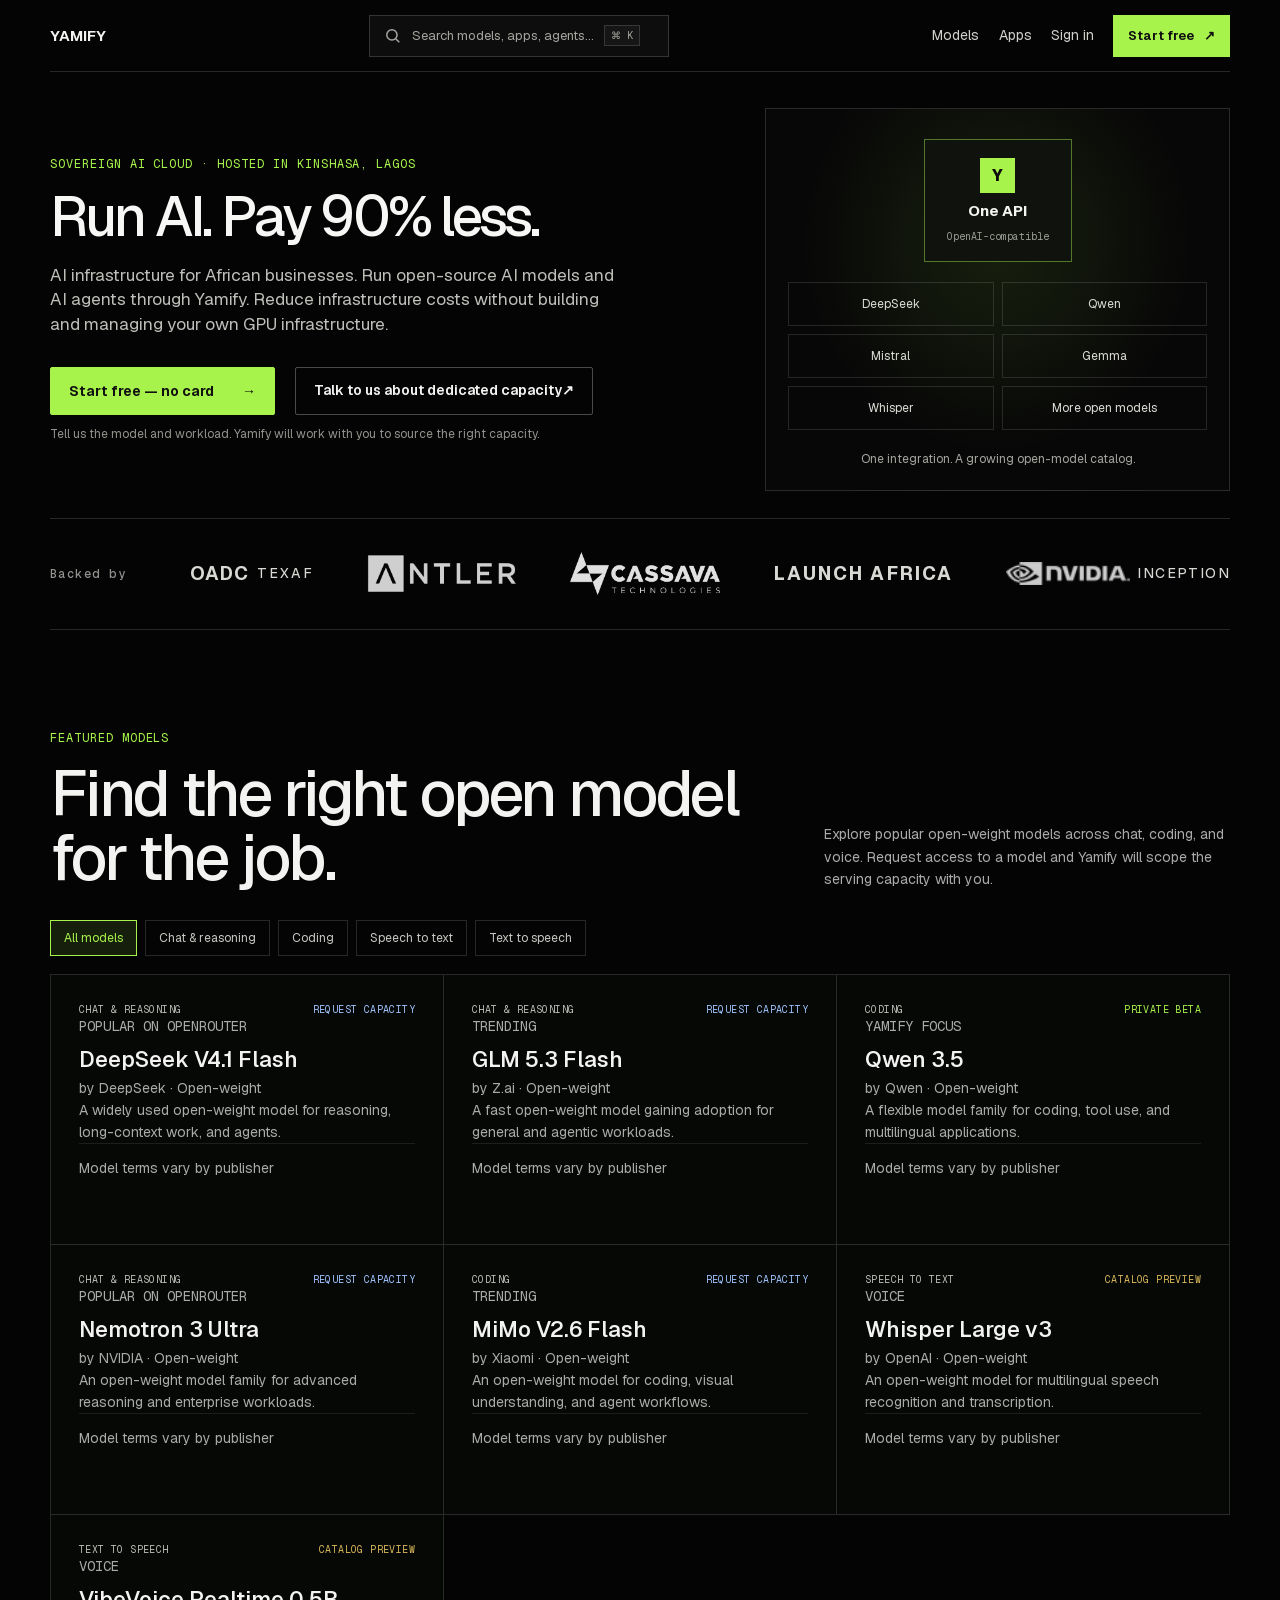
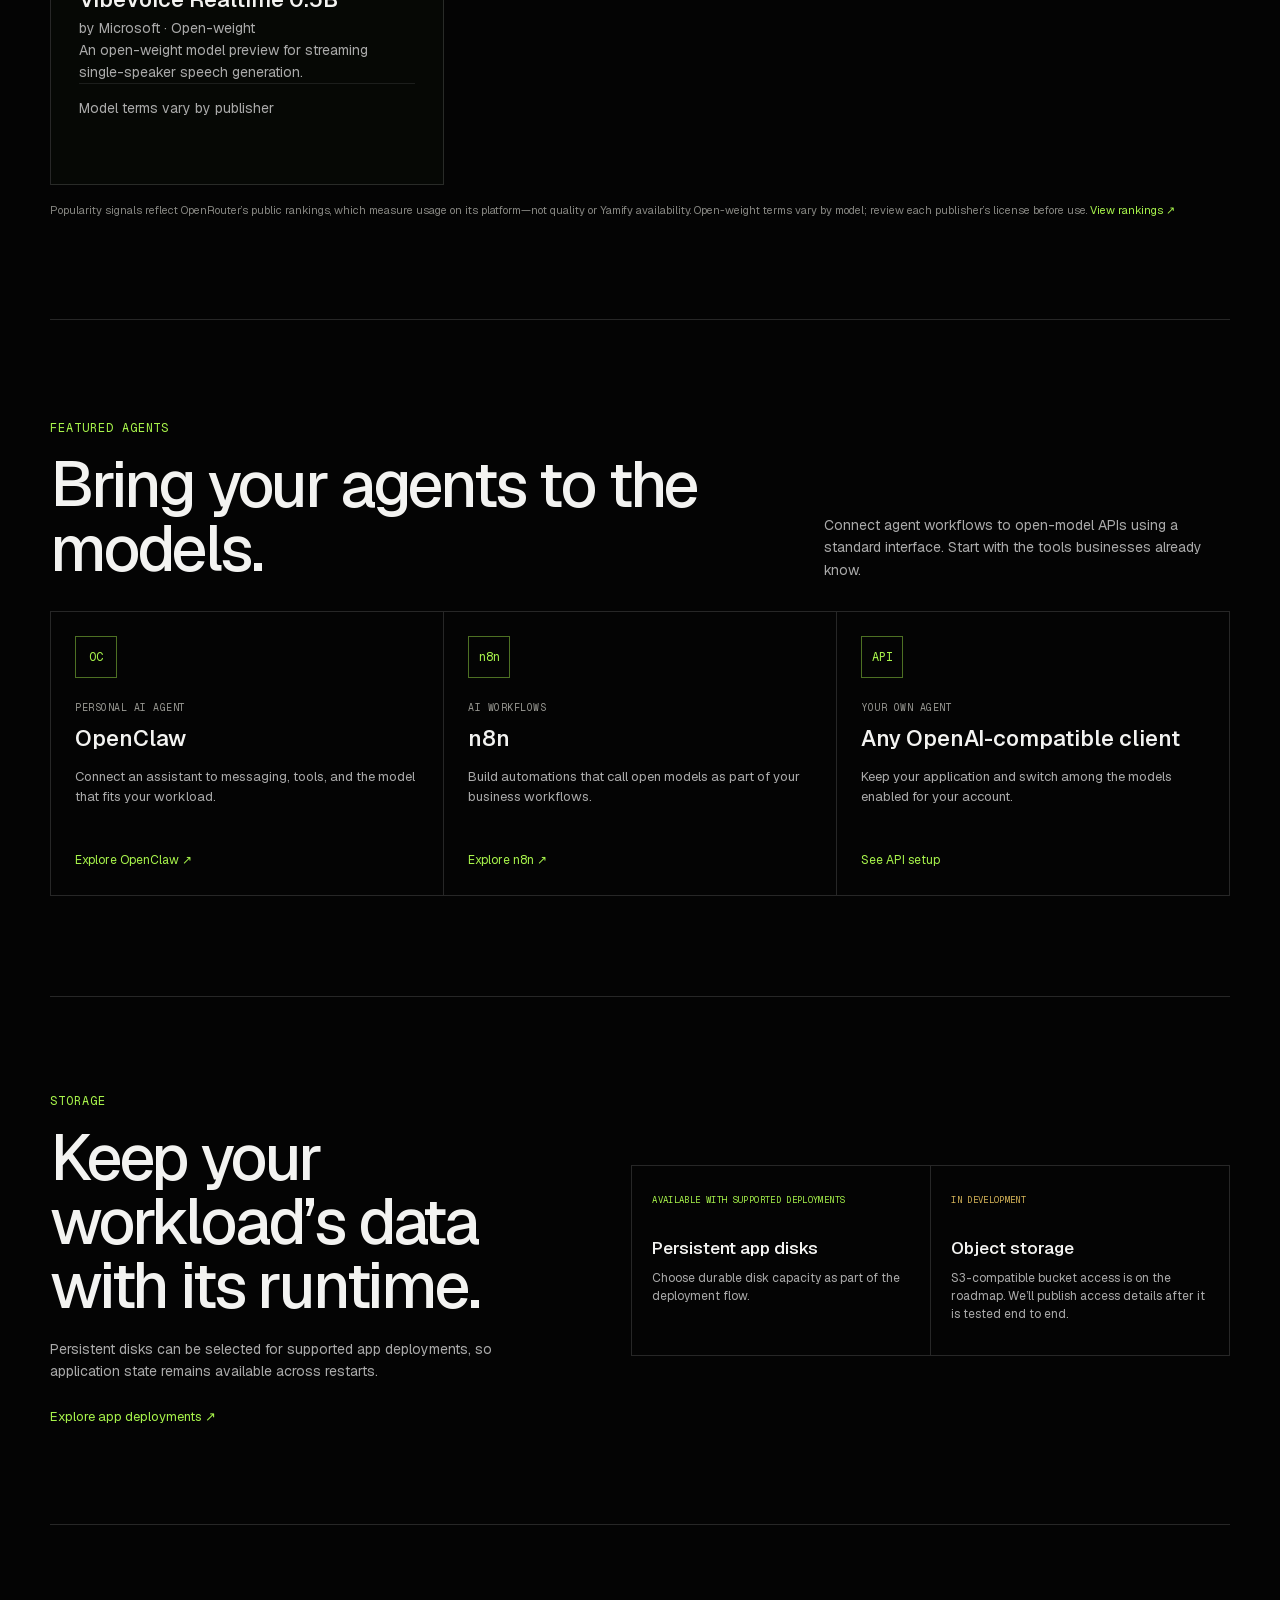
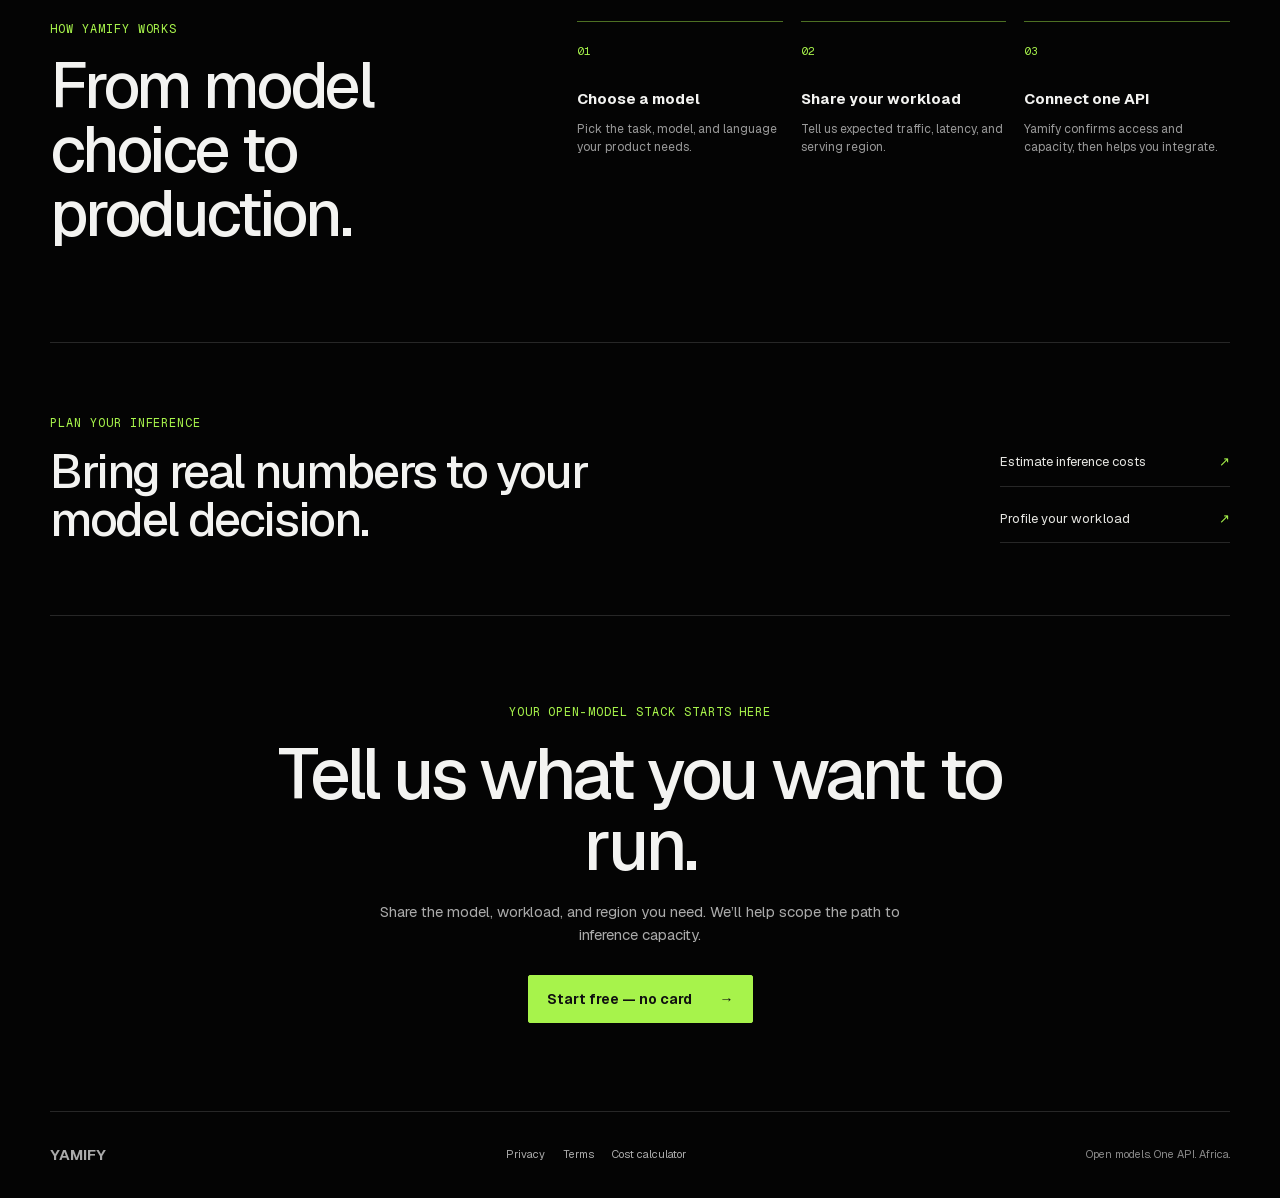
<file: index.html>
<!DOCTYPE html><!--1794417172519--><html lang="en"><head><meta charSet="utf-8"/><meta name="viewport" content="width=device-width, initial-scale=1"/><link rel="preload" href="/_next/static/media/22a5144ee8d83bca-s.p.woff2" as="font" crossorigin="" type="font/woff2"/><link rel="preload" href="/_next/static/media/7d4881bb7e1bf84d-s.p.woff2" as="font" crossorigin="" type="font/woff2"/><link rel="preload" as="image" href="/images/antler-white.png"/><link rel="preload" as="image" href="/images/cassava-white.png"/><link rel="preload" as="image" href="/images/NVIDIA.png"/><link rel="stylesheet" href="/_next/static/css/0bdb0c64d715ec2a.css" data-precedence="next"/><link rel="stylesheet" href="/_next/static/css/67316ac7d186ddf4.css" data-precedence="next"/><link rel="stylesheet" href="/_next/static/css/8e9af7ac908368f8.css" data-precedence="next"/><link rel="preload" as="script" fetchPriority="low" href="/_next/static/chunks/webpack-d5d1de42cb40ac27.js"/><script src="/_next/static/chunks/f2ca18f1-b7f09e34ad2dcc8a.js" async=""></script><script src="/_next/static/chunks/2381-ec02169e31fa0381.js" async=""></script><script src="/_next/static/chunks/main-app-0beeb57c2c8f8e33.js" async=""></script><script src="/_next/static/chunks/3677-04c4c0e27ba9adf0.js" async=""></script><script src="/_next/static/chunks/2699-3e6ce2d88c15cca3.js" async=""></script><script src="/_next/static/chunks/app/page-e179b1dd7cd98254.js" async=""></script><script src="/_next/static/chunks/7056-f5492fa8af9cb892.js" async=""></script><script src="/_next/static/chunks/4035-4aa05462ac394968.js" async=""></script><script src="/_next/static/chunks/9451-1cb1f91ce00d1e8c.js" async=""></script><script src="/_next/static/chunks/app/layout-bb44787214a39a8e.js" async=""></script><script src="https://clerk.yamify.co/npm/@clerk/clerk-js@5/dist/clerk.browser.js" data-clerk-js-script="true" async="" crossorigin="anonymous" data-clerk-publishable-key="pk_live_Y2xlcmsueWFtaWZ5LmNvJA" data-clerk-domain="clerk.yamify.co"></script><link rel="preload" href="https://www.googletagmanager.com/gtag/js?id=G-MQG80WZVFF" as="script"/><link rel="preload" href="https://www.yamify.co//js-eu1.hs-scripts.com/146340379.js" as="script"/><meta name="next-size-adjust" content=""https://www.yamify.co/><title>Yamify | One API for open models in Africa</title><meta name="description" content="One OpenAI-compatible API for DeepSeek, Qwen, Mistral and Whisper. Smart routing, unified usage tracking, and Mobile Money payments for African businesses."https://www.yamify.co/><meta name="keywords" content="Yamify,open models Africa,open-weight inference API,AI models Africa,Qwen,DeepSeek,voice AI Africa"/><link rel="canonical" href="https://www.yamify.co/"https://www.yamify.co/><meta property="og:title" content="Yamify | One API for open models in Africa"/><meta property="og:description" content="One OpenAI-compatible API for DeepSeek, Qwen, Mistral and Whisper. Smart routing, unified usage tracking, and Mobile Money payments for African businesses."https://www.yamify.co/><meta property="og:url" content="https://yamify.co"/><meta property="og:site_name" content="Yamify"/><meta property="og:locale" content="en_US"/><meta property="og:type" content="website"/><meta name="twitter:card" content="summary_large_image"/><meta name="twitter:title" content="Yamify | One API for open models in Africa"/><meta name="twitter:description" content="One OpenAI-compatible API for DeepSeek, Qwen, Mistral and Whisper. Smart routing, unified usage tracking, and Mobile Money payments for African businesses."https://www.yamify.co/><link rel="icon" href="/favicon.ico" type="image/x-icon" sizes="32x32"/><link rel="icon" href="/favicon.ico"/><link rel="icon" href="/favicon-32x32.png" type="image/png" sizes="32x32"/><link rel="icon" href="/icon-192.png" type="image/png" sizes="192x192"/><link rel="icon" href="/icon-512.png" type="image/png" sizes="512x512"/><link rel="apple-touch-icon" href="/apple-touch-icon.png" sizes="180x180" type="image/png"/><script src="/_next/static/chunks/polyfills-42372ed130431b0a.js" noModule=""></script><meta name="robots" content="noindex,nofollow"/></head><body class="__variable_8eaea4 __variable_8c25df font-sans"><div hidden=""><!--$--><!--/$--></div><script>(self.__next_s=self.__next_s||[]).push([0,{"children":"\n                (function () {\n                  try {\n                    var root = document.documentElement;\n                    root.classList.add(\"dark\");\n                    root.dataset.theme = \"dark\";\n                    root.dataset.themePreference = \"dark\";\n                    try { localStorage.setItem(\"yamify_theme\", \"dark\"); } catch (e) {}\n                  } catch (e) {}\n                })();\n              ","id":"theme-init"}])</script><noscript><iframe src="https://www.googletagmanager.com/ns.html?id=GTM-WL9HFFB7" height="0" width="0" style="display:none;visibility:hidden"></iframe></noscript><main class="yamify-stealth-home stealth-home_page__ax_D2"><style>body:has(.yamify-stealth-home) .yamify-whatsapp-float{display:none}</style><header class="stealth-home_header__IA_jc"><a class="stealth-home_wordmark__qhOIy" aria-label="Yamify home" href="https://www.yamify.co/">YAMIFY</a><div class="stealth-home_searchWrap__n1r9D"><button class="stealth-home_searchTrigger__W7bJS" type="button" aria-haspopup="dialog" aria-label="Search open models, providers, and tasks"><svg aria-hidden="true" viewBox="0 0 20 20" fill="none"><circle cx="8.8" cy="8.8" r="5.7"></circle><path d="m13 13 4 4"></path></svg><span>Search models, apps, agents…</span><kbd>⌘ K</kbd></button></div><nav class="stealth-home_nav__SqSqI" aria-label="Primary navigation"><a class="stealth-home_navLink__67YoG" href="#featured-models">Models</a><a class="stealth-home_navLink__67YoG" href="https://www.yamify.co/apps">Apps</a><a class="stealth-home_navLink__67YoG" href="https://www.yamify.co/auth/sign-in">Sign in</a><a class="stealth-home_navCta__MSpp1" href="https://www.yamify.co/auth/sign-up">Start free <span aria-hidden="true">↗</span></a></nav></header><section class="stealth-home_hero__zQ7Mt" aria-labelledby="hero-title"><div class="stealth-home_heroCopy__2HMBU"><p class="stealth-home_eyebrow__I7_2I">Sovereign AI cloud · Hosted in Kinshasa, Lagos</p><h1 id="hero-title">Run AI. Pay 90% less.</h1><p class="stealth-home_intro__dqSDG">AI infrastructure for African businesses. Run open-source AI models and AI agents through Yamify. Reduce infrastructure costs without building and managing your own GPU infrastructure.</p><div class="stealth-home_actions__EWrHt"><a class="stealth-home_primaryAction__E_vr0" href="https://www.yamify.co/auth/sign-up">Start free — no card <span aria-hidden="true">→</span></a><button type="button" class="stealth-home_secondaryActionLink__bLXOv">Talk to us about dedicated capacity <span aria-hidden="true">↗</span></button></div><p class="stealth-home_heroNote__S1hx6">Tell us the model and workload. Yamify will work with you to source the right capacity.</p></div><div class="stealth-home_heroVisual__0eQqV" aria-label="One API connects applications to open language and voice models"><div class="stealth-home_apiNode__Wy_4N"><span>Y</span><strong>One API</strong><small>OpenAI-compatible</small></div><div class="stealth-home_modelNodes__3Rt6N"><span>DeepSeek</span><span>Qwen</span><span>Mistral</span><span>Gemma</span><span>Whisper</span><span>More open models</span></div><p>One integration. A growing open-model catalog.</p></div></section><section class="stealth-home_trustLine__Xkn4l" aria-label="Yamify ecosystem"><span class="stealth-home_trustLabel__9ToXW">Backed by</span><div class="stealth-home_trustMarks__0gcdp"><a class="stealth-home_trustLink__wyQ3X" href="https://openaccessdc.net/news/yamify-partners-with-oadc-texaf---kinshasa-to-deploy-local-ai-agents-for-businesses-in-kinshasa" target="_blank" rel="noopener noreferrer" aria-label="Read about Yamify’s partnership with OADC Texaf"><span class="stealth-home_wordmarkOadc__teM8L">OADC <b>TEXAF</b></span></a><a class="stealth-home_trustLink__wyQ3X" href="https://www.linkedin.com/posts/lucibata_halfway-through-antler-los-2-and-yamify-is-share-7394823794671910912-_jim/" target="_blank" rel="noopener noreferrer" aria-label="Read Luc’s post about building Yamify during Antler Lagos"><img src="/images/antler-white.png" alt="Antler"/></a><a class="stealth-home_trustLink__wyQ3X" href="https://dabafinance.com/en/news/yamify-gets-launch-africa-backing" target="_blank" rel="noopener noreferrer" aria-label="Read about Launch Africa backing Yamify and its distribution partners"><img class="stealth-home_cassavaTrust__mS7nr" src="/images/cassava-white.png" alt="Cassava Technologies"/></a><a class="stealth-home_trustLink__wyQ3X" href="https://www.launchafrica.vc/yamify" target="_blank" rel="noopener noreferrer" aria-label="Read Launch Africa’s profile of Yamify"><span class="stealth-home_wordmarkLaunch__eLT46">LAUNCH AFRICA</span></a><a class="stealth-home_trustLink__wyQ3X" href="https://www.linkedin.com/posts/lucibata_yamify-ai-cloud-activity-7382353873316859904-M2iY" target="_blank" rel="noopener noreferrer" aria-label="Read Yamify’s announcement about joining NVIDIA Inception"><span class="stealth-home_nvidiaTrust__PYMuB"><img src="/images/NVIDIA.png" alt="NVIDIA"/> <b>INCEPTION</b></span></a></div></section><section class="stealth-home_section__loxwW" id="featured-models" aria-labelledby="models-title"><div class="stealth-home_sectionHeading__FqpQ_"><div><p class="stealth-home_eyebrow__I7_2I">Featured models</p><h2 id="models-title">Find the right open model for the job.</h2></div><p>Explore popular open-weight models across chat, coding, and voice. Request access to a model and Yamify will scope the serving capacity with you.</p></div><div class="stealth-home_modelControls__8J5aO" aria-label="Filter featured models by task"><div class="stealth-home_taskFilters__htVhW" role="group" aria-label="Model task"><button type="button" aria-pressed="true" class="stealth-home_filterActive__M1XyD">All models</button><button type="button" aria-pressed="false" class="stealth-home_filterButton__s__Fx">Chat &amp; reasoning</button><button type="button" aria-pressed="false" class="stealth-home_filterButton__s__Fx">Coding</button><button type="button" aria-pressed="false" class="stealth-home_filterButton__s__Fx">Speech to text</button><button type="button" aria-pressed="false" class="stealth-home_filterButton__s__Fx">Text to speech</button></div></div><div class="stealth-home_modelGrid__wnnvm" aria-live="polite"><article class="stealth-home_modelCard__I5vAi" id="model-deepseek-v41-flash"><div class="stealth-home_modelCardTop__xuALW"><span class="stealth-home_taskTag__brh1N">Chat &amp; reasoning</span><span class="stealth-home_statusRequest__9hf86">Request capacity</span></div><p class="stealth-home_popularity__tlKtf">Popular on OpenRouter</p><h3>DeepSeek V4.1 Flash</h3><p class="stealth-home_publisher__9FeLT">by <!-- -->DeepSeek<!-- --> · Open-weight</p><p class="stealth-home_modelSummary__xrt63">A widely used open-weight model for reasoning, long-context work, and agents.</p><p class="stealth-home_modelFoot__BORoR">Model terms vary by publisher</p></article><article class="stealth-home_modelCard__I5vAi" id="model-glm-53-flash"><div class="stealth-home_modelCardTop__xuALW"><span class="stealth-home_taskTag__brh1N">Chat &amp; reasoning</span><span class="stealth-home_statusRequest__9hf86">Request capacity</span></div><p class="stealth-home_popularity__tlKtf">Trending</p><h3>GLM 5.3 Flash</h3><p class="stealth-home_publisher__9FeLT">by <!-- -->Z.ai<!-- --> · Open-weight</p><p class="stealth-home_modelSummary__xrt63">A fast open-weight model gaining adoption for general and agentic workloads.</p><p class="stealth-home_modelFoot__BORoR">Model terms vary by publisher</p></article><article class="stealth-home_modelCard__I5vAi" id="model-qwen35"><div class="stealth-home_modelCardTop__xuALW"><span class="stealth-home_taskTag__brh1N">Coding</span><span class="stealth-home_statusBeta__gT0sY">Private beta</span></div><p class="stealth-home_popularity__tlKtf">Yamify focus</p><h3>Qwen 3.5</h3><p class="stealth-home_publisher__9FeLT">by <!-- -->Qwen<!-- --> · Open-weight</p><p class="stealth-home_modelSummary__xrt63">A flexible model family for coding, tool use, and multilingual applications.</p><p class="stealth-home_modelFoot__BORoR">Model terms vary by publisher</p></article><article class="stealth-home_modelCard__I5vAi" id="model-nemotron-3-ultra"><div class="stealth-home_modelCardTop__xuALW"><span class="stealth-home_taskTag__brh1N">Chat &amp; reasoning</span><span class="stealth-home_statusRequest__9hf86">Request capacity</span></div><p class="stealth-home_popularity__tlKtf">Popular on OpenRouter</p><h3>Nemotron 3 Ultra</h3><p class="stealth-home_publisher__9FeLT">by <!-- -->NVIDIA<!-- --> · Open-weight</p><p class="stealth-home_modelSummary__xrt63">An open-weight model family for advanced reasoning and enterprise workloads.</p><p class="stealth-home_modelFoot__BORoR">Model terms vary by publisher</p></article><article class="stealth-home_modelCard__I5vAi" id="model-mimo-v26-flash"><div class="stealth-home_modelCardTop__xuALW"><span class="stealth-home_taskTag__brh1N">Coding</span><span class="stealth-home_statusRequest__9hf86">Request capacity</span></div><p class="stealth-home_popularity__tlKtf">Trending</p><h3>MiMo V2.6 Flash</h3><p class="stealth-home_publisher__9FeLT">by <!-- -->Xiaomi<!-- --> · Open-weight</p><p class="stealth-home_modelSummary__xrt63">An open-weight model for coding, visual understanding, and agent workflows.</p><p class="stealth-home_modelFoot__BORoR">Model terms vary by publisher</p></article><article class="stealth-home_modelCard__I5vAi" id="model-whisper-large-v3"><div class="stealth-home_modelCardTop__xuALW"><span class="stealth-home_taskTag__brh1N">Speech to text</span><span class="stealth-home_statusPreview__RnSXB">Catalog preview</span></div><p class="stealth-home_popularity__tlKtf">Voice</p><h3>Whisper Large v3</h3><p class="stealth-home_publisher__9FeLT">by <!-- -->OpenAI<!-- --> · Open-weight</p><p class="stealth-home_modelSummary__xrt63">An open-weight model for multilingual speech recognition and transcription.</p><p class="stealth-home_modelFoot__BORoR">Model terms vary by publisher</p></article><article class="stealth-home_modelCard__I5vAi" id="model-vibevoice-realtime"><div class="stealth-home_modelCardTop__xuALW"><span class="stealth-home_taskTag__brh1N">Text to speech</span><span class="stealth-home_statusPreview__RnSXB">Catalog preview</span></div><p class="stealth-home_popularity__tlKtf">Voice</p><h3>VibeVoice Realtime 0.5B</h3><p class="stealth-home_publisher__9FeLT">by <!-- -->Microsoft<!-- --> · Open-weight</p><p class="stealth-home_modelSummary__xrt63">An open-weight model preview for streaming single-speaker speech generation.</p><p class="stealth-home_modelFoot__BORoR">Model terms vary by publisher</p></article></div><p class="stealth-home_sourceNote__DErwH">Popularity signals reflect OpenRouter’s public rankings, which measure usage on its platform—not quality or Yamify availability. Open-weight terms vary by model; review each publisher’s license before use. <a href="https://openrouter.ai/rankings" target="_blank" rel="noreferrer">View rankings ↗</a></p></section><section class="stealth-home_section__loxwW" id="featured-agents" aria-labelledby="agents-title"><div class="stealth-home_sectionHeading__FqpQ_"><div><p class="stealth-home_eyebrow__I7_2I">Featured agents</p><h2 id="agents-title">Bring your agents to the models.</h2></div><p>Connect agent workflows to open-model APIs using a standard interface. Start with the tools businesses already know.</p></div><div class="stealth-home_agentGrid__z4Q5z"><article class="stealth-home_featureCard__0aa7R"><div class="stealth-home_cardMark__yFIdq">OC</div><p class="stealth-home_cardType__kXAgt">Personal AI agent</p><h3>OpenClaw</h3><p>Connect an assistant to messaging, tools, and the model that fits your workload.</p><a href="https://openclaw.ai/" target="_blank" rel="noreferrer">Explore OpenClaw ↗</a></article><article class="stealth-home_featureCard__0aa7R"><div class="stealth-home_cardMark__yFIdq">n8n</div><p class="stealth-home_cardType__kXAgt">AI workflows</p><h3>n8n</h3><p>Build automations that call open models as part of your business workflows.</p><a href="https://n8n.io/" target="_blank" rel="noreferrer">Explore n8n ↗</a></article><article class="stealth-home_featureCard__0aa7R"><div class="stealth-home_cardMark__yFIdq">API</div><p class="stealth-home_cardType__kXAgt">Your own agent</p><h3>Any OpenAI-compatible client</h3><p>Keep your application and switch among the models enabled for your account.</p><a href="https://www.yamify.co/dashboard/settings">See API setup</a></article></div></section><section class="stealth-home_storageSection__YKj50" id="storage" aria-labelledby="storage-title"><div class="stealth-home_storageCopy__1CYZx"><p class="stealth-home_eyebrow__I7_2I">Storage</p><h2 id="storage-title">Keep your workload’s data with its runtime.</h2><p>Persistent disks can be selected for supported app deployments, so application state remains available across restarts.</p><a href="https://www.yamify.co/dashboard/apps">Explore app deployments ↗</a></div><div class="stealth-home_storageCards__0Sbx7"><article><span class="stealth-home_statusLive__muO8B">Available with supported deployments</span><h3>Persistent app disks</h3><p>Choose durable disk capacity as part of the deployment flow.</p></article><article><span class="stealth-home_statusPlanned__jSv9Q">In development</span><h3>Object storage</h3><p>S3-compatible bucket access is on the roadmap. We’ll publish access details after it is tested end to end.</p></article></div></section><section class="stealth-home_howSection__wqseK" aria-labelledby="how-title"><div><p class="stealth-home_eyebrow__I7_2I">How Yamify works</p><h2 id="how-title">From model choice to production.</h2></div><ol class="stealth-home_steps__DM3yR"><li><span>01</span><strong>Choose a model</strong><p>Pick the task, model, and language your product needs.</p></li><li><span>02</span><strong>Share your workload</strong><p>Tell us expected traffic, latency, and serving region.</p></li><li><span>03</span><strong>Connect one API</strong><p>Yamify confirms access and capacity, then helps you integrate.</p></li></ol></section><section class="stealth-home_toolsSection__r48N1" aria-label="Workload planning tools"><div><p class="stealth-home_eyebrow__I7_2I">Plan your inference</p><h2>Bring real numbers to your model decision.</h2></div><div class="stealth-home_toolLinks__IFw9e"><a href="https://www.yamify.co/calculator">Estimate inference costs <span>↗</span></a><a href="https://www.yamify.co/workload-profiler">Profile your workload <span>↗</span></a></div></section><section class="stealth-home_finalCta__LDDjc" aria-labelledby="final-title"><p class="stealth-home_eyebrow__I7_2I">Your open-model stack starts here</p><h2 id="final-title">Tell us what you want to run.</h2><p>Share the model, workload, and region you need. We’ll help scope the path to inference capacity.</p><a class="stealth-home_primaryAction__E_vr0" href="https://www.yamify.co/auth/sign-up">Start free — no card <span aria-hidden="true">→</span></a></section><footer class="stealth-home_footer__KmSU_"><a class="stealth-home_wordmark__qhOIy" href="https://www.yamify.co/">YAMIFY</a><div><a href="https://www.yamify.co/privacy-policy">Privacy</a><a href="https://www.yamify.co/terms-of-service">Terms</a><a href="https://www.yamify.co/calculator">Cost calculator</a></div><span>Open models. One API. Africa.</span></footer></main><!--$--><!--/$--><section aria-label="Notifications alt+T" tabindex="-1" aria-live="polite" aria-relevant="additions text" aria-atomic="false"></section><script src="/_next/static/chunks/webpack-d5d1de42cb40ac27.js" id="_R_" async=""></script><script>(self.__next_f=self.__next_f||[]).push([0])</script><script>self.__next_f.push([1,"1:\"$Sreact.fragment\"\n3:I[73677,[\"3677\",\"static/chunks/3677-04c4c0e27ba9adf0.js\",\"2699\",\"static/chunks/2699-3e6ce2d88c15cca3.js\",\"8974\",\"static/chunks/app/page-e179b1dd7cd98254.js\"],\"\"]\n4:I[32699,[\"3677\",\"static/chunks/3677-04c4c0e27ba9adf0.js\",\"2699\",\"static/chunks/2699-3e6ce2d88c15cca3.js\",\"8974\",\"static/chunks/app/page-e179b1dd7cd98254.js\"],\"default\"]\n5:I[84380,[\"3677\",\"static/chunks/3677-04c4c0e27ba9adf0.js\",\"2699\",\"static/chunks/2699-3e6ce2d88c15cca3.js\",\"8974\",\"static/chunks/app/page-e179b1dd7cd98254.js\"],\"default\"]\n14:I[29128,[],\"\"]\n:HL[\"/_next/static/media/22a5144ee8d83bca-s.p.woff2\",\"font\",{\"crossOrigin\":\"\",\"type\":\"font/woff2\"}]\n:HL[\"/_next/static/media/7d4881bb7e1bf84d-s.p.woff2\",\"font\",{\"crossOrigin\":\"\",\"type\":\"font/woff2\"}]\n:HL[\"/_next/static/css/0bdb0c64d715ec2a.css\",\"style\"]\n:HL[\"/_next/static/css/67316ac7d186ddf4.css\",\"style\"]\n:HL[\"/_next/static/css/8e9af7ac908368f8.css\",\"style\"]\n"])</script><script>self.__next_f.push([1,"0:{\"P\":null,\"b\":\"1794417172519\",\"p\":\"\",\"c\":[\"\",\"\"],\"i\":false,\"f\":[[[\"\",{\"children\":[\"__PAGE__\",{}]},\"$undefined\",\"$undefined\",true],[\"\",[\"$\",\"$1\",\"c\",{\"children\":[[[\"$\",\"link\",\"0\",{\"rel\":\"stylesheet\",\"href\":\"/_next/static/css/0bdb0c64d715ec2a.css\",\"precedence\":\"next\",\"crossOrigin\":\"$undefined\",\"nonce\":\"$undefined\"}],[\"$\",\"link\",\"1\",{\"rel\":\"stylesheet\",\"href\":\"/_next/static/css/67316ac7d186ddf4.css\",\"precedence\":\"next\",\"crossOrigin\":\"$undefined\",\"nonce\":\"$undefined\"}]],\"$L2\"]}],{\"children\":[\"__PAGE__\",[\"$\",\"$1\",\"c\",{\"children\":[[\"$\",\"main\",null,{\"className\":\"yamify-stealth-home stealth-home_page__ax_D2\",\"children\":[[\"$\",\"style\",null,{\"dangerouslySetInnerHTML\":{\"__html\":\"body:has(.yamify-stealth-home) .yamify-whatsapp-float{display:none}\"}}],[\"$\",\"header\",null,{\"className\":\"stealth-home_header__IA_jc\",\"children\":[[\"$\",\"$L3\",null,{\"href\":\"https://www.yamify.co/\",\"className\":\"stealth-home_wordmark__qhOIy\",\"aria-label\":\"Yamify home\",\"children\":\"YAMIFY\"}],[\"$\",\"$L4\",null,{}],[\"$\",\"nav\",null,{\"className\":\"stealth-home_nav__SqSqI\",\"aria-label\":\"Primary navigation\",\"children\":[[\"$\",\"$L3\",null,{\"href\":\"#featured-models\",\"className\":\"stealth-home_navLink__67YoG\",\"children\":\"Models\"}],[\"$\",\"$L3\",null,{\"href\":\"https://www.yamify.co/apps\",\"className\":\"stealth-home_navLink__67YoG\",\"children\":\"Apps\"}],[\"$\",\"$L3\",null,{\"href\":\"https://www.yamify.co/auth/sign-in\",\"className\":\"stealth-home_navLink__67YoG\",\"children\":\"Sign in\"}],[\"$\",\"a\",null,{\"className\":\"stealth-home_navCta__MSpp1\",\"href\":\"https://www.yamify.co/auth/sign-up\",\"children\":[\"Start free \",[\"$\",\"span\",null,{\"aria-hidden\":\"true\",\"children\":\"↗\"}]]}]]}]]}],[\"$\",\"section\",null,{\"className\":\"stealth-home_hero__zQ7Mt\",\"aria-labelledby\":\"hero-title\",\"children\":[[\"$\",\"div\",null,{\"className\":\"stealth-home_heroCopy__2HMBU\",\"children\":[[\"$\",\"p\",null,{\"className\":\"stealth-home_eyebrow__I7_2I\",\"children\":\"Sovereign AI cloud · Hosted in Kinshasa, Lagos\"}],[\"$\",\"h1\",null,{\"id\":\"hero-title\",\"children\":\"Run AI. Pay 90% less.\"}],[\"$\",\"p\",null,{\"className\":\"stealth-home_intro__dqSDG\",\"children\":\"AI infrastructure for African businesses. Run open-source AI models and AI agents through Yamify. Reduce infrastructure costs without building and managing your own GPU infrastructure.\"}],[\"$\",\"div\",null,{\"className\":\"stealth-home_actions__EWrHt\",\"children\":[[\"$\",\"a\",null,{\"className\":\"stealth-home_primaryAction__E_vr0\",\"href\":\"https://www.yamify.co/auth/sign-up\",\"children\":[\"Start free — no card \",[\"$\",\"span\",null,{\"aria-hidden\":\"true\",\"children\":\"→\"}]]}],[\"$\",\"$L5\",null,{\"className\":\"stealth-home_secondaryActionLink__bLXOv\",\"children\":[\"Talk to us about dedicated capacity \",[\"$\",\"span\",null,{\"aria-hidden\":\"true\",\"children\":\"↗\"}]]}]]}],[\"$\",\"p\",null,{\"className\":\"stealth-home_heroNote__S1hx6\",\"children\":\"Tell us the model and workload. Yamify will work with you to source the right capacity.\"}]]}],[\"$\",\"div\",null,{\"className\":\"stealth-home_heroVisual__0eQqV\",\"aria-label\":\"One API connects applications to open language and voice models\",\"children\":[[\"$\",\"div\",null,{\"className\":\"stealth-home_apiNode__Wy_4N\",\"children\":[[\"$\",\"span\",null,{\"children\":\"Y\"}],[\"$\",\"strong\",null,{\"children\":\"One API\"}],[\"$\",\"small\",null,{\"children\":\"OpenAI-compatible\"}]]}],[\"$\",\"div\",null,{\"className\":\"stealth-home_modelNodes__3Rt6N\",\"children\":[[\"$\",\"span\",null,{\"children\":\"DeepSeek\"}],[\"$\",\"span\",null,{\"children\":\"Qwen\"}],[\"$\",\"span\",null,{\"children\":\"Mistral\"}],[\"$\",\"span\",null,{\"children\":\"Gemma\"}],[\"$\",\"span\",null,{\"children\":\"Whisper\"}],[\"$\",\"span\",null,{\"children\":\"More open models\"}]]}],[\"$\",\"p\",null,{\"children\":\"One integration. A growing open-model catalog.\"}]]}]]}],[\"$\",\"section\",null,{\"className\":\"stealth-home_trustLine__Xkn4l\",\"aria-label\":\"Yamify ecosystem\",\"children\":[[\"$\",\"span\",null,{\"className\":\"stealth-home_trustLabel__9ToXW\",\"children\":\"Backed by\"}],[\"$\",\"div\",null,{\"className\":\"stealth-home_trustMarks__0gcdp\",\"children\":[[\"$\",\"a\",null,{\"className\":\"stealth-home_trustLink__wyQ3X\",\"href\":\"https://openaccessdc.net/news/yamify-partners-with-oadc-texaf---kinshasa-to-deploy-local-ai-agents-for-businesses-in-kinshasa\",\"target\":\"_blank\",\"rel\":\"noopener noreferrer\",\"aria-label\":\"Read about Yamify’s partnership with OADC Texaf\",\"children\":[\"$\",\"span\",null,{\"className\":\"stealth-home_wordmarkOadc__teM8L\",\"children\":[\"OADC \",[\"$\",\"b\",null,{\"children\":\"TEXAF\"}]]}]}],[\"$\",\"a\",null,{\"className\":\"stealth-home_trustLink__wyQ3X\",\"href\":\"https://www.linkedin.com/posts/lucibata_halfway-through-antler-los-2-and-yamify-is-share-7394823794671910912-_jim/\",\"target\":\"_blank\",\"rel\":\"noopener noreferrer\",\"aria-label\":\"Read Luc’s post about building Yamify during Antler Lagos\",\"children\":\"$L6\"}],\"$L7\",\"$L8\",\"$L9\"]}]]}],\"$La\",\"$Lb\",\"$Lc\",\"$Ld\",\"$Le\",\"$Lf\",\"$L10\"]}],[\"$L11\"],\"$L12\"]}],{},null,false]},null,false],\"$L13\",false]],\"m\":\"$undefined\",\"G\":[\"$14\",[]],\"s\":false,\"S\":true}\n"])</script><script>self.__next_f.push([1,"15:I[7007,[\"3677\",\"static/chunks/3677-04c4c0e27ba9adf0.js\",\"2699\",\"static/chunks/2699-3e6ce2d88c15cca3.js\",\"8974\",\"static/chunks/app/page-e179b1dd7cd98254.js\"],\"default\"]\n16:I[8537,[],\"OutletBoundary\"]\n18:I[48532,[],\"AsyncMetadataOutlet\"]\n1a:I[8537,[],\"ViewportBoundary\"]\n1c:I[8537,[],\"MetadataBoundary\"]\n1d:\"$Sreact.suspense\"\n6:[\"$\",\"img\",null,{\"src\":\"/images/antler-white.png\",\"alt\":\"Antler\"}]\n7:[\"$\",\"a\",null,{\"className\":\"stealth-home_trustLink__wyQ3X\",\"href\":\"https://dabafinance.com/en/news/yamify-gets-launch-africa-backing\",\"target\":\"_blank\",\"rel\":\"noopener noreferrer\",\"aria-label\":\"Read about Launch Africa backing Yamify and its distribution partners\",\"children\":[\"$\",\"img\",null,{\"className\":\"stealth-home_cassavaTrust__mS7nr\",\"src\":\"/images/cassava-white.png\",\"alt\":\"Cassava Technologies\"}]}]\n8:[\"$\",\"a\",null,{\"className\":\"stealth-home_trustLink__wyQ3X\",\"href\":\"https://www.launchafrica.vc/yamify\",\"target\":\"_blank\",\"rel\":\"noopener noreferrer\",\"aria-label\":\"Read Launch Africa’s profile of Yamify\",\"children\":[\"$\",\"span\",null,{\"className\":\"stealth-home_wordmarkLaunch__eLT46\",\"children\":\"LAUNCH AFRICA\"}]}]\n9:[\"$\",\"a\",null,{\"className\":\"stealth-home_trustLink__wyQ3X\",\"href\":\"https://www.linkedin.com/posts/lucibata_yamify-ai-cloud-activity-7382353873316859904-M2iY\",\"target\":\"_blank\",\"rel\":\"noopener noreferrer\",\"aria-label\":\"Read Yamify’s announcement about joining NVIDIA Inception\",\"children\":[\"$\",\"span\",null,{\"className\":\"stealth-home_nvidiaTrust__PYMuB\",\"children\":[[\"$\",\"img\",null,{\"src\":\"/images/NVIDIA.png\",\"alt\":\"NVIDIA\"}],\" \",[\"$\",\"b\",null,{\"children\":\"INCEPTION\"}]]}]}]\n"])</script><script>self.__next_f.push([1,"a:[\"$\",\"section\",null,{\"className\":\"stealth-home_section__loxwW\",\"id\":\"featured-models\",\"aria-labelledby\":\"models-title\",\"children\":[[\"$\",\"div\",null,{\"className\":\"stealth-home_sectionHeading__FqpQ_\",\"children\":[[\"$\",\"div\",null,{\"children\":[[\"$\",\"p\",null,{\"className\":\"stealth-home_eyebrow__I7_2I\",\"children\":\"Featured models\"}],[\"$\",\"h2\",null,{\"id\":\"models-title\",\"children\":\"Find the right open model for the job.\"}]]}],[\"$\",\"p\",null,{\"children\":\"Explore popular open-weight models across chat, coding, and voice. Request access to a model and Yamify will scope the serving capacity with you.\"}]]}],[\"$\",\"$L15\",null,{}],[\"$\",\"p\",null,{\"className\":\"stealth-home_sourceNote__DErwH\",\"children\":[\"Popularity signals reflect OpenRouter’s public rankings, which measure usage on its platform—not quality or Yamify availability. Open-weight terms vary by model; review each publisher’s license before use. \",[\"$\",\"a\",null,{\"href\":\"https://openrouter.ai/rankings\",\"target\":\"_blank\",\"rel\":\"noreferrer\",\"children\":\"View rankings ↗\"}]]}]]}]\n"])</script><script>self.__next_f.push([1,"b:[\"$\",\"section\",null,{\"className\":\"stealth-home_section__loxwW\",\"id\":\"featured-agents\",\"aria-labelledby\":\"agents-title\",\"children\":[[\"$\",\"div\",null,{\"className\":\"stealth-home_sectionHeading__FqpQ_\",\"children\":[[\"$\",\"div\",null,{\"children\":[[\"$\",\"p\",null,{\"className\":\"stealth-home_eyebrow__I7_2I\",\"children\":\"Featured agents\"}],[\"$\",\"h2\",null,{\"id\":\"agents-title\",\"children\":\"Bring your agents to the models.\"}]]}],[\"$\",\"p\",null,{\"children\":\"Connect agent workflows to open-model APIs using a standard interface. Start with the tools businesses already know.\"}]]}],[\"$\",\"div\",null,{\"className\":\"stealth-home_agentGrid__z4Q5z\",\"children\":[[\"$\",\"article\",null,{\"className\":\"stealth-home_featureCard__0aa7R\",\"children\":[[\"$\",\"div\",null,{\"className\":\"stealth-home_cardMark__yFIdq\",\"children\":\"OC\"}],[\"$\",\"p\",null,{\"className\":\"stealth-home_cardType__kXAgt\",\"children\":\"Personal AI agent\"}],[\"$\",\"h3\",null,{\"children\":\"OpenClaw\"}],[\"$\",\"p\",null,{\"children\":\"Connect an assistant to messaging, tools, and the model that fits your workload.\"}],[\"$\",\"a\",null,{\"href\":\"https://openclaw.ai/\",\"target\":\"_blank\",\"rel\":\"noreferrer\",\"children\":\"Explore OpenClaw ↗\"}]]}],[\"$\",\"article\",null,{\"className\":\"stealth-home_featureCard__0aa7R\",\"children\":[[\"$\",\"div\",null,{\"className\":\"stealth-home_cardMark__yFIdq\",\"children\":\"n8n\"}],[\"$\",\"p\",null,{\"className\":\"stealth-home_cardType__kXAgt\",\"children\":\"AI workflows\"}],[\"$\",\"h3\",null,{\"children\":\"n8n\"}],[\"$\",\"p\",null,{\"children\":\"Build automations that call open models as part of your business workflows.\"}],[\"$\",\"a\",null,{\"href\":\"https://n8n.io/\",\"target\":\"_blank\",\"rel\":\"noreferrer\",\"children\":\"Explore n8n ↗\"}]]}],[\"$\",\"article\",null,{\"className\":\"stealth-home_featureCard__0aa7R\",\"children\":[[\"$\",\"div\",null,{\"className\":\"stealth-home_cardMark__yFIdq\",\"children\":\"API\"}],[\"$\",\"p\",null,{\"className\":\"stealth-home_cardType__kXAgt\",\"children\":\"Your own agent\"}],[\"$\",\"h3\",null,{\"children\":\"Any OpenAI-compatible client\"}],[\"$\",\"p\",null,{\"children\":\"Keep your application and switch among the models enabled for your account.\"}],[\"$\",\"$L3\",null,{\"href\":\"https://www.yamify.co/dashboard/settings\",\"children\":\"See API setup\"}]]}]]}]]}]\n"])</script><script>self.__next_f.push([1,"c:[\"$\",\"section\",null,{\"className\":\"stealth-home_storageSection__YKj50\",\"id\":\"storage\",\"aria-labelledby\":\"storage-title\",\"children\":[[\"$\",\"div\",null,{\"className\":\"stealth-home_storageCopy__1CYZx\",\"children\":[[\"$\",\"p\",null,{\"className\":\"stealth-home_eyebrow__I7_2I\",\"children\":\"Storage\"}],[\"$\",\"h2\",null,{\"id\":\"storage-title\",\"children\":\"Keep your workload’s data with its runtime.\"}],[\"$\",\"p\",null,{\"children\":\"Persistent disks can be selected for supported app deployments, so application state remains available across restarts.\"}],[\"$\",\"$L3\",null,{\"href\":\"https://www.yamify.co/dashboard/apps\",\"children\":\"Explore app deployments ↗\"}]]}],[\"$\",\"div\",null,{\"className\":\"stealth-home_storageCards__0Sbx7\",\"children\":[[\"$\",\"article\",null,{\"children\":[[\"$\",\"span\",null,{\"className\":\"stealth-home_statusLive__muO8B\",\"children\":\"Available with supported deployments\"}],[\"$\",\"h3\",null,{\"children\":\"Persistent app disks\"}],[\"$\",\"p\",null,{\"children\":\"Choose durable disk capacity as part of the deployment flow.\"}]]}],[\"$\",\"article\",null,{\"children\":[[\"$\",\"span\",null,{\"className\":\"stealth-home_statusPlanned__jSv9Q\",\"children\":\"In development\"}],[\"$\",\"h3\",null,{\"children\":\"Object storage\"}],[\"$\",\"p\",null,{\"children\":\"S3-compatible bucket access is on the roadmap. We’ll publish access details after it is tested end to end.\"}]]}]]}]]}]\n"])</script><script>self.__next_f.push([1,"d:[\"$\",\"section\",null,{\"className\":\"stealth-home_howSection__wqseK\",\"aria-labelledby\":\"how-title\",\"children\":[[\"$\",\"div\",null,{\"children\":[[\"$\",\"p\",null,{\"className\":\"stealth-home_eyebrow__I7_2I\",\"children\":\"How Yamify works\"}],[\"$\",\"h2\",null,{\"id\":\"how-title\",\"children\":\"From model choice to production.\"}]]}],[\"$\",\"ol\",null,{\"className\":\"stealth-home_steps__DM3yR\",\"children\":[[\"$\",\"li\",null,{\"children\":[[\"$\",\"span\",null,{\"children\":\"01\"}],[\"$\",\"strong\",null,{\"children\":\"Choose a model\"}],[\"$\",\"p\",null,{\"children\":\"Pick the task, model, and language your product needs.\"}]]}],[\"$\",\"li\",null,{\"children\":[[\"$\",\"span\",null,{\"children\":\"02\"}],[\"$\",\"strong\",null,{\"children\":\"Share your workload\"}],[\"$\",\"p\",null,{\"children\":\"Tell us expected traffic, latency, and serving region.\"}]]}],[\"$\",\"li\",null,{\"children\":[[\"$\",\"span\",null,{\"children\":\"03\"}],[\"$\",\"strong\",null,{\"children\":\"Connect one API\"}],[\"$\",\"p\",null,{\"children\":\"Yamify confirms access and capacity, then helps you integrate.\"}]]}]]}]]}]\n"])</script><script>self.__next_f.push([1,"e:[\"$\",\"section\",null,{\"className\":\"stealth-home_toolsSection__r48N1\",\"aria-label\":\"Workload planning tools\",\"children\":[[\"$\",\"div\",null,{\"children\":[[\"$\",\"p\",null,{\"className\":\"stealth-home_eyebrow__I7_2I\",\"children\":\"Plan your inference\"}],[\"$\",\"h2\",null,{\"children\":\"Bring real numbers to your model decision.\"}]]}],[\"$\",\"div\",null,{\"className\":\"stealth-home_toolLinks__IFw9e\",\"children\":[[\"$\",\"$L3\",null,{\"href\":\"https://www.yamify.co/calculator\",\"children\":[\"Estimate inference costs \",[\"$\",\"span\",null,{\"children\":\"↗\"}]]}],[\"$\",\"$L3\",null,{\"href\":\"https://www.yamify.co/workload-profiler\",\"children\":[\"Profile your workload \",[\"$\",\"span\",null,{\"children\":\"↗\"}]]}]]}]]}]\nf:[\"$\",\"section\",null,{\"className\":\"stealth-home_finalCta__LDDjc\",\"aria-labelledby\":\"final-title\",\"children\":[[\"$\",\"p\",null,{\"className\":\"stealth-home_eyebrow__I7_2I\",\"children\":\"Your open-model stack starts here\"}],[\"$\",\"h2\",null,{\"id\":\"final-title\",\"children\":\"Tell us what you want to run.\"}],[\"$\",\"p\",null,{\"children\":\"Share the model, workload, and region you need. We’ll help scope the path to inference capacity.\"}],[\"$\",\"a\",null,{\"className\":\"stealth-home_primaryAction__E_vr0\",\"href\":\"https://www.yamify.co/auth/sign-up\",\"children\":[\"Start free — no card \",[\"$\",\"span\",null,{\"aria-hidden\":\"true\",\"children\":\"→\"}]]}]]}]\n10:[\"$\",\"footer\",null,{\"className\":\"stealth-home_footer__KmSU_\",\"children\":[[\"$\",\"$L3\",null,{\"href\":\"https://www.yamify.co/\",\"className\":\"stealth-home_wordmark__qhOIy\",\"children\":\"YAMIFY\"}],[\"$\",\"div\",null,{\"children\":[[\"$\",\"$L3\",null,{\"href\":\"https://www.yamify.co/privacy-policy\",\"children\":\"Privacy\"}],[\"$\",\"$L3\",null,{\"href\":\"https://www.yamify.co/terms-of-service\",\"children\":\"Terms\"}],[\"$\",\"$L3\",null,{\"href\":\"https://www.yamify.co/calculator\",\"children\":\"Cost calculator\"}]]}],[\"$\",\"span\",null,{\"children\":\"Open models. One API. Africa.\"}]]}]\n11:[\"$\",\"link\",\"0\",{\"rel\":\"stylesheet\",\"href\":\"/_next/static/css/8e9af7ac908368f8.css\",\"precedence\":\"next\",\"crossOrigin\":\"$undefined\",\"nonce\":\"$undefined\"}]\n12:[\"$\",\"$L16\",null,{\"children\":[\"$L17\",[\"$\",\"$L18\",null,{\"promise\":\"$@19\"}]]}]\n13:[\"$\",\"$1\",\"h\",{\"children\":[null,[[\"$\",\"$L1a\",null,{\"children\":\"$L1b\"}],[\"$\",\"meta\",null,{\"n"])</script><script>self.__next_f.push([1,"ame\":\"next-size-adjust\",\"content\":\"\"}]],[\"$\",\"$L1c\",null,{\"children\":[\"$\",\"div\",null,{\"hidden\":true,\"children\":[\"$\",\"$1d\",null,{\"fallback\":null,\"children\":\"$L1e\"}]}]}]]}]\n"])</script><script>self.__next_f.push([1,"1f:I[20669,[\"7056\",\"static/chunks/7056-f5492fa8af9cb892.js\",\"4035\",\"static/chunks/4035-4aa05462ac394968.js\",\"9451\",\"static/chunks/9451-1cb1f91ce00d1e8c.js\",\"7177\",\"static/chunks/app/layout-bb44787214a39a8e.js\"],\"ClientClerkProvider\"]\n20:I[97800,[\"7056\",\"static/chunks/7056-f5492fa8af9cb892.js\",\"4035\",\"static/chunks/4035-4aa05462ac394968.js\",\"9451\",\"static/chunks/9451-1cb1f91ce00d1e8c.js\",\"7177\",\"static/chunks/app/layout-bb44787214a39a8e.js\"],\"\"]\n21:I[32037,[\"7056\",\"static/chunks/7056-f5492fa8af9cb892.js\",\"4035\",\"static/chunks/4035-4aa05462ac394968.js\",\"9451\",\"static/chunks/9451-1cb1f91ce00d1e8c.js\",\"7177\",\"static/chunks/app/layout-bb44787214a39a8e.js\"],\"default\"]\n22:I[12124,[\"7056\",\"static/chunks/7056-f5492fa8af9cb892.js\",\"4035\",\"static/chunks/4035-4aa05462ac394968.js\",\"9451\",\"static/chunks/9451-1cb1f91ce00d1e8c.js\",\"7177\",\"static/chunks/app/layout-bb44787214a39a8e.js\"],\"default\"]\n23:I[1196,[],\"\"]\n24:I[42138,[],\"\"]\n25:I[63371,[\"7056\",\"static/chunks/7056-f5492fa8af9cb892.js\",\"4035\",\"static/chunks/4035-4aa05462ac394968.js\",\"9451\",\"static/chunks/9451-1cb1f91ce00d1e8c.js\",\"7177\",\"static/chunks/app/layout-bb44787214a39a8e.js\"],\"default\"]\n26:I[4742,[\"7056\",\"static/chunks/7056-f5492fa8af9cb892.js\",\"4035\",\"static/chunks/4035-4aa05462ac394968.js\",\"9451\",\"static/chunks/9451-1cb1f91ce00d1e8c.js\",\"7177\",\"static/chunks/app/layout-bb44787214a39a8e.js\"],\"Toaster\"]\n"])</script><script>self.__next_f.push([1,"2:[\"$\",\"$L1f\",null,{\"publishableKey\":\"pk_live_Y2xlcmsueWFtaWZ5LmNvJA\",\"clerkJSUrl\":\"$undefined\",\"clerkJSVersion\":\"$undefined\",\"proxyUrl\":\"\",\"domain\":\"clerk.yamify.co\",\"isSatellite\":false,\"signInUrl\":\"https://www.yamify.co/auth/sign-in\",\"signUpUrl\":\"https://www.yamify.co/auth/sign-up\",\"signInForceRedirectUrl\":\"https://www.yamify.co/dashboard/after-login\",\"signUpForceRedirectUrl\":\"https://www.yamify.co/dashboard/after-login\",\"signInFallbackRedirectUrl\":\"https://www.yamify.co/dashboard/after-login\",\"signUpFallbackRedirectUrl\":\"https://www.yamify.co/dashboard/after-login\",\"afterSignInUrl\":\"\",\"afterSignUpUrl\":\"\",\"newSubscriptionRedirectUrl\":\"\",\"telemetry\":{\"disabled\":false,\"debug\":false},\"sdkMetadata\":{\"name\":\"@clerk/nextjs\",\"version\":\"6.24.0\",\"environment\":\"production\"},\"nonce\":\"\",\"initialState\":null,\"children\":[\"$\",\"html\",null,{\"lang\":\"en\",\"suppressHydrationWarning\":true,\"children\":[\"$\",\"body\",null,{\"className\":\"__variable_8eaea4 __variable_8c25df font-sans\",\"children\":[[\"$\",\"$L20\",null,{\"id\":\"theme-init\",\"strategy\":\"beforeInteractive\",\"children\":\"\\n                (function () {\\n                  try {\\n                    var root = document.documentElement;\\n                    root.classList.add(\\\"dark\\\");\\n                    root.dataset.theme = \\\"dark\\\";\\n                    root.dataset.themePreference = \\\"dark\\\";\\n                    try { localStorage.setItem(\\\"yamify_theme\\\", \\\"dark\\\"); } catch (e) {}\\n                  } catch (e) {}\\n                })();\\n              \"}],[\"$\",\"$L20\",null,{\"id\":\"gtm-script\",\"strategy\":\"afterInteractive\",\"children\":\"\\n                (function(w,d,s,l,i){\\n                  w[l]=w[l]||[];\\n                  w[l].push({'gtm.start': new Date().getTime(),event:'gtm.js'});\\n                  var f=d.getElementsByTagName(s)[0],\\n                      j=d.createElement(s),\\n                      dl=l!='dataLayer'?'\u0026l='+l:'';\\n                  j.async=true;\\n                  j.src='https://www.googletagmanager.com/gtm.js?id='+i+dl;\\n                  f.parentNode.insertBefore(j,f);\\n                })(window,document,'script','dataLayer','GTM-WL9HFFB7');\\n              \"}],[\"$\",\"noscript\",null,{\"children\":[\"$\",\"iframe\",null,{\"src\":\"https://www.googletagmanager.com/ns.html?id=GTM-WL9HFFB7\",\"height\":\"0\",\"width\":\"0\",\"style\":{\"display\":\"none\",\"visibility\":\"hidden\"}}]}],[\"$\",\"$L21\",null,{}],[\"$\",\"$L22\",null,{}],[\"$\",\"$L23\",null,{\"parallelRouterKey\":\"children\",\"error\":\"$undefined\",\"errorStyles\":\"$undefined\",\"errorScripts\":\"$undefined\",\"template\":[\"$\",\"$L24\",null,{}],\"templateStyles\":\"$undefined\",\"templateScripts\":\"$undefined\",\"notFound\":[[[\"$\",\"title\",null,{\"children\":\"404: This page could not be found.\"}],[\"$\",\"div\",null,{\"style\":{\"fontFamily\":\"system-ui,\\\"Segoe UI\\\",Roboto,Helvetica,Arial,sans-serif,\\\"Apple Color Emoji\\\",\\\"Segoe UI Emoji\\\"\",\"height\":\"100vh\",\"textAlign\":\"center\",\"display\":\"flex\",\"flexDirection\":\"column\",\"alignItems\":\"center\",\"justifyContent\":\"center\"},\"children\":[\"$\",\"div\",null,{\"children\":[[\"$\",\"style\",null,{\"dangerouslySetInnerHTML\":{\"__html\":\"body{color:#000;background:#fff;margin:0}.next-error-h1{border-right:1px solid rgba(0,0,0,.3)}@media (prefers-color-scheme:dark){body{color:#fff;background:#000}.next-error-h1{border-right:1px solid rgba(255,255,255,.3)}}\"}}],[\"$\",\"h1\",null,{\"className\":\"next-error-h1\",\"style\":{\"display\":\"inline-block\",\"margin\":\"0 20px 0 0\",\"padding\":\"0 23px 0 0\",\"fontSize\":24,\"fontWeight\":500,\"verticalAlign\":\"top\",\"lineHeight\":\"49px\"},\"children\":404}],[\"$\",\"div\",null,{\"style\":{\"display\":\"inline-block\"},\"children\":[\"$\",\"h2\",null,{\"style\":{\"fontSize\":14,\"fontWeight\":400,\"lineHeight\":\"49px\",\"margin\":0},\"children\":\"This page could not be found.\"}]}]]}]}]],[]],\"forbidden\":\"$undefined\",\"unauthorized\":\"$undefined\"}],[\"$\",\"$L25\",null,{}],[\"$\",\"$L26\",null,{\"position\":\"top-right\",\"richColors\":true,\"closeButton\":true,\"toastOptions\":{\"duration\":4500}}],[\"$\",\"$L20\",null,{\"id\":\"hs-script-loader\",\"async\":true,\"defer\":true,\"src\":\"https://www.yamify.co//js-eu1.hs-scripts.com/146340379.js\"}]]}]}]}]\n"])</script><script>self.__next_f.push([1,"1b:[[\"$\",\"meta\",\"0\",{\"charSet\":\"utf-8\"}],[\"$\",\"meta\",\"1\",{\"name\":\"viewport\",\"content\":\"width=device-width, initial-scale=1\"}]]\n17:null\n"])</script><script>self.__next_f.push([1,"27:I[23564,[],\"IconMark\"]\n"])</script><script>self.__next_f.push([1,"19:{\"metadata\":[[\"$\",\"title\",\"0\",{\"children\":\"Yamify | One API for open models in Africa\"}],[\"$\",\"meta\",\"1\",{\"name\":\"description\",\"content\":\"One OpenAI-compatible API for DeepSeek, Qwen, Mistral and Whisper. Smart routing, unified usage tracking, and Mobile Money payments for African businesses.\"}],[\"$\",\"meta\",\"2\",{\"name\":\"keywords\",\"content\":\"Yamify,open models Africa,open-weight inference API,AI models Africa,Qwen,DeepSeek,voice AI Africa\"}],[\"$\",\"link\",\"3\",{\"rel\":\"canonical\",\"href\":\"https://yamify.co\"}],[\"$\",\"meta\",\"4\",{\"property\":\"og:title\",\"content\":\"Yamify | One API for open models in Africa\"}],[\"$\",\"meta\",\"5\",{\"property\":\"og:description\",\"content\":\"One OpenAI-compatible API for DeepSeek, Qwen, Mistral and Whisper. Smart routing, unified usage tracking, and Mobile Money payments for African businesses.\"}],[\"$\",\"meta\",\"6\",{\"property\":\"og:url\",\"content\":\"https://yamify.co\"}],[\"$\",\"meta\",\"7\",{\"property\":\"og:site_name\",\"content\":\"Yamify\"}],[\"$\",\"meta\",\"8\",{\"property\":\"og:locale\",\"content\":\"en_US\"}],[\"$\",\"meta\",\"9\",{\"property\":\"og:type\",\"content\":\"website\"}],[\"$\",\"meta\",\"10\",{\"name\":\"twitter:card\",\"content\":\"summary_large_image\"}],[\"$\",\"meta\",\"11\",{\"name\":\"twitter:title\",\"content\":\"Yamify | One API for open models in Africa\"}],[\"$\",\"meta\",\"12\",{\"name\":\"twitter:description\",\"content\":\"One OpenAI-compatible API for DeepSeek, Qwen, Mistral and Whisper. Smart routing, unified usage tracking, and Mobile Money payments for African businesses.\"}],[\"$\",\"link\",\"13\",{\"rel\":\"icon\",\"href\":\"/favicon.ico\",\"type\":\"image/x-icon\",\"sizes\":\"32x32\"}],[\"$\",\"link\",\"14\",{\"rel\":\"icon\",\"href\":\"/favicon.ico\"}],[\"$\",\"link\",\"15\",{\"rel\":\"icon\",\"href\":\"/favicon-32x32.png\",\"type\":\"image/png\",\"sizes\":\"32x32\"}],[\"$\",\"link\",\"16\",{\"rel\":\"icon\",\"href\":\"/icon-192.png\",\"type\":\"image/png\",\"sizes\":\"192x192\"}],[\"$\",\"link\",\"17\",{\"rel\":\"icon\",\"href\":\"/icon-512.png\",\"type\":\"image/png\",\"sizes\":\"512x512\"}],[\"$\",\"link\",\"18\",{\"rel\":\"apple-touch-icon\",\"href\":\"/apple-touch-icon.png\",\"sizes\":\"180x180\",\"type\":\"image/png\"}],[\"$\",\"$L27\",\"19\",{}]],\"error\":null,\"digest\":\"$undefined\"}\n"])</script><script>self.__next_f.push([1,"1e:\"$19:metadata\"\n"])</script></body></html>
</file>
<file: _next/static/css/67316ac7d186ddf4.css>
.page-transition-overlay{position:fixed;top:0;left:0;width:100%;height:100%;background-color:#111;z-index:9999;display:flex;justify-content:center;align-items:center}.page-transition-overlay .success-container{max-width:600px;width:100%;padding:20px}@font-face{font-family:Geist;font-style:normal;font-weight:100 900;font-display:swap;src:url(/_next/static/media/f639721981034f88-s.woff2) format("woff2");unicode-range:u+0460-052f,u+1c80-1c8a,u+20b4,u+2de0-2dff,u+a640-a69f,u+fe2e-fe2f}@font-face{font-family:Geist;font-style:normal;font-weight:100 900;font-display:swap;src:url(/_next/static/media/9766a7e9e2e0ad5a-s.woff2) format("woff2");unicode-range:u+0301,u+0400-045f,u+0490-0491,u+04b0-04b1,u+2116}@font-face{font-family:Geist;font-style:normal;font-weight:100 900;font-display:swap;src:url(/_next/static/media/b66cf8e69499582a-s.woff2) format("woff2");unicode-range:u+0102-0103,u+0110-0111,u+0128-0129,u+0168-0169,u+01a0-01a1,u+01af-01b0,u+0300-0301,u+0303-0304,u+0308-0309,u+0323,u+0329,u+1ea0-1ef9,u+20ab}@font-face{font-family:Geist;font-style:normal;font-weight:100 900;font-display:swap;src:url(/_next/static/media/aa016aab0e6d1295-s.woff2) format("woff2");unicode-range:u+0100-02ba,u+02bd-02c5,u+02c7-02cc,u+02ce-02d7,u+02dd-02ff,u+0304,u+0308,u+0329,u+1d00-1dbf,u+1e00-1e9f,u+1ef2-1eff,u+2020,u+20a0-20ab,u+20ad-20c4,u+2113,u+2c60-2c7f,u+a720-a7ff}@font-face{font-family:Geist;font-style:normal;font-weight:100 900;font-display:swap;src:url(/_next/static/media/22a5144ee8d83bca-s.p.woff2) format("woff2");unicode-range:u+00??,u+0131,u+0152-0153,u+02bb-02bc,u+02c6,u+02da,u+02dc,u+0304,u+0308,u+0329,u+2000-206f,u+20ac,u+2122,u+2191,u+2193,u+2212,u+2215,u+feff,u+fffd}@font-face{font-family:Geist Fallback;src:local("Arial");ascent-override:95.94%;descent-override:28.16%;line-gap-override:0.00%;size-adjust:104.76%}.__className_8eaea4{font-family:Geist,Geist Fallback;font-style:normal}.__variable_8eaea4{--font-geist-sans:"Geist","Geist Fallback"}@font-face{font-family:Geist Mono;font-style:normal;font-weight:100 900;font-display:swap;src:url(/_next/static/media/013b72fa676f92e0-s.woff2) format("woff2");unicode-range:u+0460-052f,u+1c80-1c8a,u+20b4,u+2de0-2dff,u+a640-a69f,u+fe2e-fe2f}@font-face{font-family:Geist Mono;font-style:normal;font-weight:100 900;font-display:swap;src:url(/_next/static/media/b9408752a0c24fb9-s.woff2) format("woff2");unicode-range:u+0301,u+0400-045f,u+0490-0491,u+04b0-04b1,u+2116}@font-face{font-family:Geist Mono;font-style:normal;font-weight:100 900;font-display:swap;src:url(/_next/static/media/65f03d54ccadf4a8-s.woff2) format("woff2");unicode-range:u+2000-2001,u+2004-2008,u+200a,u+23b8-23bd,u+2500-259f}@font-face{font-family:Geist Mono;font-style:normal;font-weight:100 900;font-display:swap;src:url(/_next/static/media/e038a29029a234f2-s.woff2) format("woff2");unicode-range:u+0102-0103,u+0110-0111,u+0128-0129,u+0168-0169,u+01a0-01a1,u+01af-01b0,u+0300-0301,u+0303-0304,u+0308-0309,u+0323,u+0329,u+1ea0-1ef9,u+20ab}@font-face{font-family:Geist Mono;font-style:normal;font-weight:100 900;font-display:swap;src:url(/_next/static/media/2b5b02fc7e511755-s.woff2) format("woff2");unicode-range:u+0100-02ba,u+02bd-02c5,u+02c7-02cc,u+02ce-02d7,u+02dd-02ff,u+0304,u+0308,u+0329,u+1d00-1dbf,u+1e00-1e9f,u+1ef2-1eff,u+2020,u+20a0-20ab,u+20ad-20c4,u+2113,u+2c60-2c7f,u+a720-a7ff}@font-face{font-family:Geist Mono;font-style:normal;font-weight:100 900;font-display:swap;src:url(/_next/static/media/7d4881bb7e1bf84d-s.p.woff2) format("woff2");unicode-range:u+00??,u+0131,u+0152-0153,u+02bb-02bc,u+02c6,u+02da,u+02dc,u+0304,u+0308,u+0329,u+2000-206f,u+20ac,u+2122,u+2191,u+2193,u+2212,u+2215,u+feff,u+fffd}@font-face{font-family:Geist Mono Fallback;src:local("Arial");ascent-override:74.67%;descent-override:21.92%;line-gap-override:0.00%;size-adjust:134.59%}.__className_8c25df{font-family:Geist Mono,Geist Mono Fallback;font-style:normal}.__variable_8c25df{--font-geist-mono:"Geist Mono","Geist Mono Fallback"}
</file>
<file: _next/static/css/8e9af7ac908368f8.css>
.launchafrica_page__8TH9D{--ink:#f4f4ef;--muted:#aaa9a3;--line:rgba(255,255,255,0.14);--green:#a7f34b;min-height:100svh;overflow:hidden;background:radial-gradient(circle at 78% 8%,rgba(103,167,44,.16),transparent 28rem),#080808;color:var(--ink);font-family:var(--font-geist-sans),Arial,sans-serif}.launchafrica_faqSection__3B2Nt,.launchafrica_finalCta__s20Io,.launchafrica_footer__XfZ3T,.launchafrica_header__agoJ4,.launchafrica_hero__GBJpa,.launchafrica_proofStrip__q_onI,.launchafrica_section__brVwX,.launchafrica_termsSection__BIPuv{width:min(1180px,calc(100% - 64px));margin-inline:auto}.launchafrica_header__agoJ4{display:grid;grid-template-columns:1fr auto 1fr;align-items:center;min-height:88px;border-bottom:1px solid var(--line)}.launchafrica_wordmark__rvpnt{color:var(--ink);font-size:15px;font-weight:700;letter-spacing:.02em;text-decoration:none}.launchafrica_partnerMark__iPMEB{display:flex;align-items:center;gap:12px;color:#d4d4cf;font-size:13px}.launchafrica_partnerMark__iPMEB span{color:#777772}.launchafrica_partnerMark__iPMEB strong{padding-left:12px;border-left:1px solid var(--line);font-weight:600}.launchafrica_headerCta__qk9_Q{justify-self:end;color:var(--ink);font-size:13px;font-weight:600;text-decoration:none}.launchafrica_headerCta__qk9_Q button{min-height:40px;padding:0 18px;font-size:12px}.launchafrica_footer__XfZ3T a:hover,.launchafrica_headerCta__qk9_Q:hover,.launchafrica_textAction__T9iDQ:hover{color:var(--green)}.launchafrica_hero__GBJpa{display:grid;grid-template-columns:minmax(0,1.18fr) minmax(330px,.62fr);gap:clamp(56px,9vw,120px);align-items:center;min-height:700px;padding:88px 0}.launchafrica_heroCopy__RM_Og{max-width:720px}.launchafrica_cardLabel__xx7fF,.launchafrica_eyebrow__kOmyC,.launchafrica_kicker__D37Mj{margin:0 0 22px;color:var(--green);font-family:var(--font-geist-mono),monospace;font-size:11px;line-height:1.4;letter-spacing:.08em;text-transform:uppercase}.launchafrica_hero__GBJpa h1{max-width:800px;margin:0;font-size:clamp(54px,7.4vw,94px);font-weight:480;line-height:.95;letter-spacing:-.055em}.launchafrica_lede__Yhedu{max-width:650px;margin:30px 0 0;color:#c3c2bd;font-size:clamp(17px,2vw,20px);line-height:1.6}.launchafrica_actions__sV3x_{display:flex;align-items:center;flex-wrap:wrap;gap:26px;margin-top:38px}.launchafrica_primaryAction__uEyEf{display:inline-flex;align-items:center;justify-content:space-between;gap:34px;min-height:50px;padding:0 18px;border:1px solid var(--green);border-radius:2px;background:var(--green);color:#0b0b0b;font-size:14px;font-weight:700;text-decoration:none;transition:background-color .16s ease,color .16s ease}.launchafrica_primaryAction__uEyEf:hover{background:transparent;color:var(--green)}.launchafrica_textAction__T9iDQ{color:#d7d7d1;font-size:14px;text-underline-offset:5px}.launchafrica_exclusion__u5SmL,.launchafrica_microcopy__9Y2Ff{color:#7f7e79;font-size:12px;line-height:1.5}.launchafrica_microcopy__9Y2Ff{margin-top:17px}.launchafrica_dealCard__DdOqt{position:relative;padding:30px;border:1px solid rgba(167,243,75,.35);background:rgba(11,13,10,.82);box-shadow:0 30px 90px rgba(0,0,0,.32)}.launchafrica_dealCard__DdOqt:after,.launchafrica_dealCard__DdOqt:before{position:absolute;width:9px;height:9px;content:"";border-color:var(--green)}.launchafrica_dealCard__DdOqt:before{top:-1px;left:-1px;border-top:1px solid;border-left:1px solid}.launchafrica_dealCard__DdOqt:after{right:-1px;bottom:-1px;border-right:1px solid;border-bottom:1px solid}.launchafrica_bigNumber__IPshj{color:var(--green);font-family:var(--font-geist-mono),monospace;font-size:clamp(78px,9vw,116px);line-height:.84;letter-spacing:-.08em}.launchafrica_creditValue__acliL{font-size:clamp(62px,7vw,88px);letter-spacing:-.075em}.launchafrica_bigNumberLabel__6_BKC{max-width:260px;margin:16px 0 30px;font-size:19px;line-height:1.25}.launchafrica_dealCard__DdOqt ul,.launchafrica_termsSection__BIPuv ul{margin:0;padding:0;list-style:none}.launchafrica_dealCard__DdOqt li{position:relative;padding:13px 0 13px 22px;border-top:1px solid var(--line);color:#cfcec8;font-size:13px;line-height:1.45}.launchafrica_dealCard__DdOqt li:before{position:absolute;top:17px;left:0;color:var(--green);content:"✓"}.launchafrica_exclusion__u5SmL{margin:18px 0 0}.launchafrica_proofStrip__q_onI{display:grid;grid-template-columns:repeat(3,1fr);border-top:1px solid var(--line);border-bottom:1px solid var(--line)}.launchafrica_proofStrip__q_onI div{min-height:130px;padding:30px 28px 30px 0}.launchafrica_proofStrip__q_onI div+div{padding-left:28px;border-left:1px solid var(--line)}.launchafrica_proofStrip__q_onI span,.launchafrica_proofStrip__q_onI strong{display:block}.launchafrica_proofStrip__q_onI strong{margin-bottom:10px;color:var(--green);font-family:var(--font-geist-mono),monospace;font-size:12px;font-weight:500;text-transform:uppercase}.launchafrica_proofStrip__q_onI span{max-width:280px;color:#b6b5af;font-size:14px;line-height:1.5}.launchafrica_section__brVwX{display:grid;grid-template-columns:.8fr 1.2fr;gap:clamp(56px,10vw,150px);padding:130px 0;border-bottom:1px solid var(--line)}.launchafrica_faqSection__3B2Nt h2,.launchafrica_finalCta__s20Io h2,.launchafrica_sectionIntro__DBaRu h2,.launchafrica_termsSection__BIPuv h2{margin:0;font-size:clamp(38px,5vw,64px);font-weight:480;line-height:1.04;letter-spacing:-.045em}.launchafrica_sectionIntro__DBaRu>p:last-child{margin:28px 0 0;color:var(--muted);font-size:16px;line-height:1.65}.launchafrica_steps__1lXKU{margin:0;padding:0;list-style:none}.launchafrica_steps__1lXKU li{display:grid;grid-template-columns:54px 1fr;gap:20px;padding:27px 0;border-top:1px solid var(--line)}.launchafrica_steps__1lXKU li:last-child{border-bottom:1px solid var(--line)}.launchafrica_steps__1lXKU>li>span,.launchafrica_useCaseGrid__36lW7 article>p{color:var(--green);font-family:var(--font-geist-mono),monospace;font-size:11px}.launchafrica_steps__1lXKU h3,.launchafrica_useCaseGrid__36lW7 h3{margin:0;font-size:20px;font-weight:560}.launchafrica_steps__1lXKU p{margin:8px 0 0;color:var(--muted);font-size:14px;line-height:1.55}.launchafrica_sovereignty__JPncn{background:linear-gradient(90deg,rgba(167,243,75,.055),transparent 62%)}.launchafrica_modelList__4gFXk{border-top:1px solid var(--line)}.launchafrica_modelList__4gFXk article{display:grid;grid-template-columns:54px 1fr;gap:20px;padding:25px 0;border-bottom:1px solid var(--line)}.launchafrica_modelList__4gFXk article>span{color:var(--green);font-family:var(--font-geist-mono),monospace;font-size:11px}.launchafrica_modelList__4gFXk h3{margin:0;font-size:24px;font-weight:560}.launchafrica_modelList__4gFXk p{margin:8px 0 0;color:var(--muted);font-size:14px;line-height:1.55}.launchafrica_modelNote__3kJs0{padding:22px 0 0;color:#83827d;font-size:12px;line-height:1.6}.launchafrica_useCases__dHdFT{display:block}.launchafrica_useCases__dHdFT .launchafrica_sectionIntro__DBaRu{display:grid;grid-template-columns:.7fr 1.3fr;gap:64px;align-items:end}.launchafrica_useCaseGrid__36lW7{display:grid;grid-template-columns:repeat(2,1fr);margin-top:70px;border-top:1px solid var(--line);border-left:1px solid var(--line)}.launchafrica_useCaseGrid__36lW7 article{min-height:230px;padding:30px;border-right:1px solid var(--line);border-bottom:1px solid var(--line)}.launchafrica_useCaseGrid__36lW7 article>p{margin:0 0 66px}.launchafrica_useCaseGrid__36lW7 article>span{display:block;max-width:420px;margin-top:14px;color:var(--muted);font-size:14px;line-height:1.55}.launchafrica_termsSection__BIPuv{display:grid;grid-template-columns:1fr 1fr;gap:80px;padding:120px 0;border-bottom:1px solid var(--line)}.launchafrica_termsSection__BIPuv li{padding:18px 0;border-top:1px solid var(--line);color:#c5c4be;font-size:14px;line-height:1.5}.launchafrica_termsSection__BIPuv li:before{margin-right:16px;color:var(--green);content:"→"}.launchafrica_faqSection__3B2Nt{padding:120px 0;border-bottom:1px solid var(--line)}.launchafrica_faqList__McYNR{margin-top:62px;border-top:1px solid var(--line)}.launchafrica_faqList__McYNR details{border-bottom:1px solid var(--line)}.launchafrica_faqList__McYNR summary{position:relative;padding:25px 48px 25px 0;cursor:pointer;font-size:17px;list-style:none}.launchafrica_faqList__McYNR summary::-webkit-details-marker{display:none}.launchafrica_faqList__McYNR summary:after{position:absolute;top:24px;right:4px;color:var(--green);content:"+";font-family:var(--font-geist-mono),monospace;font-size:20px}.launchafrica_faqList__McYNR details[open] summary:after{content:"−"}.launchafrica_faqList__McYNR details p{max-width:720px;margin:0;padding:0 0 26px;color:var(--muted);font-size:14px;line-height:1.65}.launchafrica_finalCta__s20Io{padding:140px 0;text-align:center}.launchafrica_finalCta__s20Io h2{max-width:860px;margin-inline:auto;font-size:clamp(50px,7.5vw,92px)}.launchafrica_finalCta__s20Io>p:not(.launchafrica_kicker__D37Mj){margin:28px auto 34px;color:var(--muted);font-size:17px}.launchafrica_footer__XfZ3T{display:grid;grid-template-columns:1fr auto 1fr;align-items:center;gap:30px;min-height:100px;border-top:1px solid var(--line);color:#777772;font-size:12px}.launchafrica_footer__XfZ3T p{margin:0}.launchafrica_footer__XfZ3T>div{display:flex;justify-self:end;gap:20px}.launchafrica_footer__XfZ3T a{color:#aaa9a3;text-decoration:none}.launchafrica_faqList__McYNR summary:focus-visible,.launchafrica_footer__XfZ3T a:focus-visible,.launchafrica_headerCta__qk9_Q:focus-visible,.launchafrica_primaryAction__uEyEf:focus-visible,.launchafrica_textAction__T9iDQ:focus-visible,.launchafrica_wordmark__rvpnt:focus-visible{outline:2px solid var(--green);outline-offset:4px}@media (max-width:900px){.launchafrica_faqSection__3B2Nt,.launchafrica_finalCta__s20Io,.launchafrica_footer__XfZ3T,.launchafrica_header__agoJ4,.launchafrica_hero__GBJpa,.launchafrica_proofStrip__q_onI,.launchafrica_section__brVwX,.launchafrica_termsSection__BIPuv{width:min(100% - 40px,720px)}.launchafrica_partnerMark__iPMEB span{display:none}.launchafrica_hero__GBJpa{grid-template-columns:1fr;min-height:0;padding:80px 0}.launchafrica_dealCard__DdOqt{width:min(100%,540px)}.launchafrica_section__brVwX,.launchafrica_termsSection__BIPuv{grid-template-columns:1fr;gap:58px}.launchafrica_useCases__dHdFT .launchafrica_sectionIntro__DBaRu{grid-template-columns:1fr;gap:20px}}@media (min-width:901px){.launchafrica_header__agoJ4{min-height:clamp(66px,8svh,82px)}.launchafrica_hero__GBJpa{min-height:0;padding:clamp(26px,4.2svh,46px) 0;gap:clamp(44px,7vw,92px)}.launchafrica_hero__GBJpa h1{font-size:clamp(48px,min(6.2vw,7.8svh),76px)}.launchafrica_eyebrow__kOmyC{margin-bottom:clamp(14px,2svh,20px)}.launchafrica_lede__Yhedu{margin-top:clamp(18px,2.5svh,26px);font-size:clamp(16px,1.5vw,19px)}.launchafrica_actions__sV3x_{margin-top:clamp(22px,3svh,30px)}.launchafrica_dealCard__DdOqt{padding:clamp(20px,2.5svh,26px)}.launchafrica_cardLabel__xx7fF{margin-bottom:clamp(12px,1.8svh,18px)}.launchafrica_creditValue__acliL{font-size:clamp(54px,min(6vw,7svh),74px)}.launchafrica_bigNumberLabel__6_BKC{margin:12px 0 clamp(18px,2.5svh,24px);font-size:17px}.launchafrica_dealCard__DdOqt li{padding-top:clamp(8px,1.3svh,11px);padding-bottom:clamp(8px,1.3svh,11px)}.launchafrica_dealCard__DdOqt li:before{top:clamp(12px,1.7svh,15px)}.launchafrica_exclusion__u5SmL{margin-top:clamp(12px,1.8svh,16px)}.launchafrica_proofStrip__q_onI div{min-height:clamp(88px,11svh,112px);padding-top:clamp(20px,2.6svh,26px);padding-bottom:clamp(20px,2.6svh,26px)}}@media (max-width:640px){.launchafrica_faqSection__3B2Nt,.launchafrica_finalCta__s20Io,.launchafrica_footer__XfZ3T,.launchafrica_header__agoJ4,.launchafrica_hero__GBJpa,.launchafrica_proofStrip__q_onI,.launchafrica_section__brVwX,.launchafrica_termsSection__BIPuv{width:calc(100% - 32px)}.launchafrica_header__agoJ4{grid-template-columns:1fr auto;min-height:74px}.launchafrica_partnerMark__iPMEB{display:none}.launchafrica_headerCta__qk9_Q{padding:10px 12px;border:1px solid var(--line)}.launchafrica_hero__GBJpa{gap:52px;padding:62px 0 70px}.launchafrica_hero__GBJpa h1{font-size:clamp(46px,14vw,66px)}.launchafrica_lede__Yhedu{font-size:16px}.launchafrica_primaryAction__uEyEf{width:100%}.launchafrica_dealCard__DdOqt{padding:24px}.launchafrica_proofStrip__q_onI{grid-template-columns:1fr}.launchafrica_proofStrip__q_onI div{min-height:0;padding:24px 0}.launchafrica_proofStrip__q_onI div+div{padding-left:0;border-top:1px solid var(--line);border-left:0}.launchafrica_faqSection__3B2Nt,.launchafrica_section__brVwX,.launchafrica_termsSection__BIPuv{padding:84px 0}.launchafrica_useCaseGrid__36lW7{grid-template-columns:1fr;margin-top:48px}.launchafrica_useCaseGrid__36lW7 article{min-height:200px;padding:24px}.launchafrica_useCaseGrid__36lW7 article>p{margin-bottom:50px}.launchafrica_finalCta__s20Io{padding:100px 0;text-align:left}.launchafrica_finalCta__s20Io .launchafrica_kicker__D37Mj{text-align:left}.launchafrica_footer__XfZ3T{grid-template-columns:1fr;padding:28px 0}.launchafrica_footer__XfZ3T>div{justify-self:start}}@media (prefers-reduced-motion:reduce){.launchafrica_primaryAction__uEyEf{transition:none}}.stealth-home_page__ax_D2{--hairline:rgba(255,255,255,0.14);--muted:#a3a3a3;--surface:rgba(10,10,10,0.82);--green:#a7f34b;position:relative;isolation:isolate;min-height:100svh;overflow:hidden;background:#080808;color:#f3f3f1;font-family:var(--font-geist-sans),Arial,sans-serif}.stealth-home_page__ax_D2:before{position:absolute;z-index:-1;inset:0;content:"";background:rgba(0,0,0,.55);pointer-events:none}.stealth-home_accessModal__EPUr6{position:relative;width:min(680px,100%);max-height:min(88svh,900px);overflow:auto;padding:clamp(24px,5vw,42px);border:1px solid var(--hairline);background:#0c0d0c;color:#f3f3f1;box-shadow:0 24px 100px #000}.stealth-home_accessModal__EPUr6>.stealth-home_paletteClose__rnFZQ{position:absolute;top:18px;right:18px}.stealth-home_accessModal__EPUr6 h2{max-width:500px;margin:8px 0 10px;font-size:clamp(30px,5vw,44px);line-height:1;letter-spacing:-.04em}.stealth-home_accessModal__EPUr6>p:not(.stealth-home_eyebrow__I7_2I){max-width:560px;color:#a9aaa5;line-height:1.55}.stealth-home_accessForm__UbPe2{display:grid;grid-template-columns:1fr 1fr;gap:14px;margin-top:24px}.stealth-home_accessForm__UbPe2 label{display:grid;gap:7px;color:#c9cac4;font-size:13px}.stealth-home_accessForm__UbPe2 input,.stealth-home_accessForm__UbPe2 select,.stealth-home_accessForm__UbPe2 textarea{width:100%;min-height:44px;border:1px solid #303330;border-radius:5px;background:#111311;color:#f5f5f1;padding:10px 12px;font:inherit}.stealth-home_accessForm__UbPe2 .stealth-home_accessMessage__PgFXE,.stealth-home_accessForm__UbPe2 button,.stealth-home_accessForm__UbPe2 label:last-of-type,.stealth-home_accessForm__UbPe2 label:nth-last-of-type(2),.stealth-home_accessForm__UbPe2 small{grid-column:1/-1}.stealth-home_accessForm__UbPe2 button{width:100%;justify-content:space-between}.stealth-home_accessForm__UbPe2 textarea{resize:vertical}.stealth-home_accessForm__UbPe2 small,.stealth-home_accessMessage__PgFXE{color:#a9aaa5;line-height:1.5}.stealth-home_accessForm__UbPe2 small a{color:var(--green)}@media (max-width:600px){.stealth-home_accessForm__UbPe2{grid-template-columns:1fr}.stealth-home_accessForm__UbPe2 .stealth-home_accessMessage__PgFXE,.stealth-home_accessForm__UbPe2 button,.stealth-home_accessForm__UbPe2 label,.stealth-home_accessForm__UbPe2 small{grid-column:1}}.stealth-home_catalog__MckCL,.stealth-home_footer__KmSU_,.stealth-home_header__IA_jc,.stealth-home_hero__zQ7Mt,.stealth-home_proof__Y_q5v{width:min(1180px,calc(100% - 64px));margin:0 auto}.stealth-home_catalog__MckCL{padding:92px 0;border-bottom:1px solid var(--hairline)}.stealth-home_catalogHeading__YuAoL{display:grid;grid-template-columns:minmax(0,1.45fr) minmax(280px,.55fr);align-items:end;gap:64px;margin-bottom:38px}.stealth-home_catalogHeading__YuAoL .stealth-home_eyebrow__I7_2I{margin-bottom:18px}.stealth-home_catalogHeading__YuAoL h2{max-width:780px;margin:0;font-size:clamp(42px,5vw,68px);font-weight:480;line-height:.98;letter-spacing:-.05em}.stealth-home_catalogAction__HPBDN>p,.stealth-home_catalogHeading__YuAoL>p{margin:0;color:#a9a9a4;font-size:15px;line-height:1.55}.stealth-home_modelGrid__wnnvm{grid-template-columns:repeat(3,1fr)}.stealth-home_modelGrid__wnnvm article{display:flex;flex-direction:column;min-height:270px;padding:28px;border-right:1px solid var(--hairline);border-bottom:1px solid var(--hairline);background:rgba(8,10,7,.7)}.stealth-home_modelGrid__wnnvm article>span{width:max-content;font-family:var(--font-geist-mono),monospace;font-size:10px;letter-spacing:.08em;text-transform:uppercase}.stealth-home_available__tv2hX{color:var(--green)}.stealth-home_preview__hLypC{color:#d9b75a}.stealth-home_modelGrid__wnnvm h3{margin:30px 0 12px;font-size:26px;font-weight:560;line-height:1.1}.stealth-home_modelGrid__wnnvm p{margin:0;color:#aaa;font-size:14px;line-height:1.55}.stealth-home_modelGrid__wnnvm small{margin-top:auto;padding-top:28px;color:#d0d0ca;font-size:11px}.stealth-home_catalogAction__HPBDN{display:flex;align-items:center;justify-content:space-between;gap:28px;padding-top:30px}.stealth-home_header__IA_jc{display:flex;align-items:center;justify-content:space-between;min-height:92px;border-bottom:1px solid var(--hairline)}.stealth-home_wordmark__qhOIy{color:#f3f3f1;font-size:15px;font-weight:650;line-height:1;text-decoration:none}.stealth-home_nav__SqSqI{display:flex;align-items:center;gap:24px}.stealth-home_emailLink__72EfX,.stealth-home_navLink__67YoG{color:#d0d0cd;font-size:14px;line-height:1.35;text-decoration:none}.stealth-home_emailLink__72EfX:hover,.stealth-home_navLink__67YoG:hover{color:#ffffff}.stealth-home_emailLink__72EfX:focus-visible,.stealth-home_navLink__67YoG:focus-visible,.stealth-home_primaryAction__E_vr0:focus-visible,.stealth-home_secondaryActionLink__bLXOv:focus-visible,.stealth-home_wordmark__qhOIy:focus-visible{outline:2px solid #ffffff;outline-offset:4px}.stealth-home_hero__zQ7Mt{grid-template-columns:minmax(0,.9fr) minmax(360px,.7fr);min-height:620px;padding:80px 0 64px}.stealth-home_copy__e8kOl{position:relative;z-index:1;max-width:660px}.stealth-home_eyebrow__I7_2I{margin-bottom:26px;color:var(--green);letter-spacing:.08em;font-family:var(--font-geist-mono),monospace;font-size:12px;line-height:1.4;text-transform:uppercase}.stealth-home_copy__e8kOl h1{max-width:760px;color:#f7f7f5;font-size:clamp(54px,6.8vw,86px);font-weight:480;line-height:.98;letter-spacing:-.05em}.stealth-home_intro__dqSDG{max-width:570px;margin-top:28px;color:#bebeb9;font-size:18px;line-height:1.55}.stealth-home_actions__EWrHt{display:flex;align-items:center;flex-wrap:wrap;gap:20px;margin-top:38px}.stealth-home_primaryAction__E_vr0{appearance:none;font-family:inherit;cursor:pointer;border:1px solid var(--green);display:inline-flex;align-items:center;gap:28px;min-height:48px;padding:0 18px;border-radius:2px;background:var(--green);color:#101010;font-size:14px;font-weight:650;line-height:1;text-decoration:none;transition:background-color .16s ease,color .16s ease}.stealth-home_primaryAction__E_vr0:hover{background:transparent;color:var(--green)}.stealth-home_secondaryActionLink__bLXOv{display:inline-flex;min-height:48px;align-items:center;padding:0 18px;border:1px solid rgba(255,255,255,.28);border-radius:2px;color:#f3f3f1;font-size:14px;font-weight:600;text-decoration:none;transition:border-color .16s ease,color .16s ease}.stealth-home_secondaryActionLink__bLXOv:hover{border-color:var(--green);color:var(--green)}.stealth-home_primaryAction__E_vr0:focus-visible{outline:2px solid #ffffff;outline-offset:4px}.stealth-home_note__JRX3w{margin-top:18px;color:#8f8f8b;font-size:13px;line-height:1.5}.stealth-home_pricingCard__Y1wHz{justify-self:end;width:min(100%,460px);padding:28px;border:1px solid rgba(167,243,75,.35);background:rgba(10,12,9,.84)}.stealth-home_stackLabel__mNNqD{margin:0 0 26px;color:var(--green);font-family:var(--font-geist-mono),monospace;font-size:11px;letter-spacing:.08em;text-transform:uppercase}.stealth-home_pricingCard__Y1wHz h2{margin:0;font-size:24px;line-height:1.2;letter-spacing:-.03em;font-weight:550}.stealth-home_pricingCaption__NLipZ{margin:10px 0 18px;color:var(--muted);font-size:12px;line-height:1.5}.stealth-home_pricingList__a8OGe{list-style:none;padding:0;margin:0}.stealth-home_pricingList__a8OGe li{padding:14px 0;border-top:1px solid var(--hairline)}.stealth-home_pricingModel__BMY4U{display:flex;flex-wrap:wrap;align-items:baseline;justify-content:space-between;gap:4px 12px}.stealth-home_pricingModel__BMY4U strong{font-size:15px;font-weight:550}.stealth-home_pricingModel__BMY4U>span{color:var(--muted);font-size:11px}.stealth-home_pricingRate__aBHj4{display:flex;flex-wrap:wrap;align-items:baseline;gap:6px 14px;margin:7px 0 0;font-size:13px;color:#c8c8c3;font-variant-numeric:tabular-nums}.stealth-home_pricingRate__aBHj4 b{color:var(--green);font-size:16px;font-weight:550}.stealth-home_pricingRate__aBHj4 small,.stealth-home_volumeNote__2LMqt{font-size:11px;color:var(--muted)}.stealth-home_volumeNote__2LMqt{display:block;margin-top:5px;line-height:1.4}.stealth-home_pendingPrice__1xnx4{margin:7px 0 0;color:var(--muted);font-size:13px}.stealth-home_pricingDisclaimer__4_SDT{border-top:1px solid var(--hairline);padding-top:14px;margin:0 0 12px;color:var(--muted);font-size:12px;line-height:1.5}.stealth-home_pricingLink__KLroU{display:inline-flex;align-items:center;gap:12px;min-height:44px;color:var(--green);font-size:14px;font-weight:550;text-decoration:none}.stealth-home_pricingLink__KLroU:hover{text-decoration:underline}.stealth-home_pricingLink__KLroU:focus-visible{outline:2px solid var(--green);outline-offset:4px}.stealth-home_proof__Y_q5v{display:grid;grid-template-columns:repeat(3,1fr);border-top:1px solid var(--hairline);border-bottom:1px solid var(--hairline)}.stealth-home_proof__Y_q5v p{min-height:88px;padding:28px 24px 26px 0;color:#d3d3cf;font-size:15px;line-height:1.4}.stealth-home_proof__Y_q5v span,.stealth-home_proof__Y_q5v strong{display:block}.stealth-home_proof__Y_q5v strong{margin-bottom:8px;color:var(--green);font-family:var(--font-geist-mono),monospace;font-size:11px;font-weight:500;letter-spacing:.07em;text-transform:uppercase}.stealth-home_proof__Y_q5v span{color:#b5b5b0;font-size:13px;line-height:1.5}.stealth-home_proof__Y_q5v p+p{padding-left:24px;border-left:1px solid var(--hairline)}.stealth-home_footer__KmSU_{min-height:90px;color:#868682;font-size:13px;line-height:1.45}.stealth-home_modalOverlay__W5PZa{position:fixed;inset:0;z-index:40;display:grid;place-items:center;padding:24px;background:rgba(0,0,0,.72);backdrop-filter:blur(14px)}.stealth-home_modal__O4aRh{position:relative;width:min(840px,100%);max-height:min(88svh,920px);overflow:auto;padding:30px;border:1px solid rgba(255,255,255,.18);background:rgba(12,12,12,.96);box-shadow:0 30px 80px rgba(0,0,0,.45)}.stealth-home_modalClose__w8Zgf{position:absolute;top:18px;right:18px;min-width:40px;min-height:40px;border:1px solid rgba(255,255,255,.18);background:transparent;color:#f3f3f1;font-size:24px;line-height:1;cursor:pointer}.stealth-home_modalEyebrow__ZMXdO{margin-bottom:12px;color:#a9a9a4;font-family:var(--font-geist-mono),monospace;font-size:12px;text-transform:uppercase;letter-spacing:0}.stealth-home_modal__O4aRh h2{max-width:620px;font-size:36px;font-weight:550;line-height:1.06}.stealth-home_modalIntro__5LmFC{max-width:620px;margin-top:14px;color:#c5c5c0;font-size:16px;line-height:1.5}.stealth-home_modalGrid__mH_KZ{display:grid;grid-template-columns:repeat(2,minmax(0,1fr));gap:16px;margin-top:28px}.stealth-home_field__PSvjw{display:grid;gap:8px;color:#dcdcd7}.stealth-home_field__PSvjw span{font-size:13px;line-height:1.2;color:#b6b6b1}.stealth-home_field__PSvjw input,.stealth-home_field__PSvjw select,.stealth-home_field__PSvjw textarea{width:100%;border:1px solid rgba(255,255,255,.12);background:rgba(255,255,255,.03);color:#f4f4f1;padding:14px 15px;font:inherit;resize:vertical}.stealth-home_field__PSvjw input::placeholder,.stealth-home_field__PSvjw textarea::placeholder{color:#7d7d78}.stealth-home_field__PSvjw input:focus,.stealth-home_field__PSvjw select:focus,.stealth-home_field__PSvjw textarea:focus{outline:2px solid rgba(255,255,255,.7);outline-offset:2px}.stealth-home_field__PSvjw:nth-child(3){grid-column:1/-1}.stealth-home_field__PSvjw select{appearance:none;cursor:pointer}.stealth-home_modalActions__0GRl5{display:flex;justify-content:flex-end;gap:12px;margin-top:24px}.stealth-home_secondaryAction__2PSuY,.stealth-home_submitAction___22HL{min-height:46px;padding:0 16px;border:1px solid rgba(255,255,255,.18);font:inherit;cursor:pointer}.stealth-home_secondaryAction__2PSuY{background:transparent;color:#efefea}.stealth-home_submitAction___22HL{border-color:var(--green);background:var(--green);color:#101010;font-weight:650}.stealth-home_secondaryAction__2PSuY:hover,.stealth-home_submitAction___22HL:hover{opacity:.92}.stealth-home_submitAction___22HL:disabled{cursor:wait;opacity:.65}.stealth-home_honeypot__jMY4i{position:absolute;left:-9999px;width:1px;height:1px;opacity:0;pointer-events:none}.stealth-home_modalError__JrL0P,.stealth-home_modalSuccess__G5c7d{margin-top:18px;font-size:14px;line-height:1.5}.stealth-home_modalSuccess__G5c7d{color:#86efac}.stealth-home_confirmation__P9WBs{display:grid;justify-items:start;padding:14px 0 4px}.stealth-home_confirmationCopy__4DKSH{max-width:560px;margin-top:22px;color:#e2e2de;font-size:19px;line-height:1.55}.stealth-home_founderSignature__46b3E{margin-top:12px;color:#a9a9a4;font-size:15px}.stealth-home_confirmationDetails__qq9Hv{max-width:620px;margin:30px 0 24px;padding:18px 0;border-top:1px solid rgba(255,255,255,.12);border-bottom:1px solid rgba(255,255,255,.12)}.stealth-home_confirmationDetails__qq9Hv span{color:#a9a9a4;font-family:var(--font-geist-mono),monospace;font-size:11px;text-transform:uppercase}.stealth-home_confirmationDetails__qq9Hv p{margin-top:10px;color:#c5c5c0;line-height:1.55}.stealth-home_confirmationLink__dgoZ0{display:inline-flex;align-items:center;gap:.55rem;margin-top:.85rem;color:var(--green);font-size:.78rem;font-weight:800;letter-spacing:.08em;text-transform:uppercase;text-decoration:none}.stealth-home_confirmationLink__dgoZ0:hover{text-decoration:underline;text-underline-offset:.25rem}.stealth-home_modalError__JrL0P{color:#fca5a5}@media (max-width:900px){.stealth-home_hero__zQ7Mt{grid-template-columns:minmax(0,1fr) minmax(260px,.56fr);min-height:570px}.stealth-home_copy__e8kOl h1{font-size:52px}.stealth-home_pricingCard__Y1wHz{padding:22px}}@media (min-width:901px){.stealth-home_header__IA_jc{min-height:clamp(68px,9svh,88px)}.stealth-home_hero__zQ7Mt{min-height:0;padding:clamp(28px,5svh,56px) 0}.stealth-home_copy__e8kOl h1{font-size:clamp(50px,min(6.3vw,8.2svh),78px)}.stealth-home_eyebrow__I7_2I{margin-bottom:clamp(14px,2.2svh,22px)}.stealth-home_intro__dqSDG{margin-top:clamp(18px,2.7svh,26px)}.stealth-home_actions__EWrHt{margin-top:clamp(22px,3.4svh,32px)}.stealth-home_pricingCard__Y1wHz{padding:clamp(20px,2.6svh,26px)}.stealth-home_stackLabel__mNNqD{margin-bottom:clamp(16px,2.4svh,24px)}.stealth-home_proof__Y_q5v p{min-height:clamp(76px,10svh,88px);padding-top:clamp(18px,2.8svh,26px);padding-bottom:clamp(18px,2.6svh,24px)}.stealth-home_footer__KmSU_{min-height:clamp(62px,8svh,82px)}}@media (max-width:700px){.stealth-home_catalog__MckCL,.stealth-home_footer__KmSU_,.stealth-home_header__IA_jc,.stealth-home_hero__zQ7Mt,.stealth-home_proof__Y_q5v{width:min(100% - 40px,560px)}.stealth-home_header__IA_jc{min-height:76px}.stealth-home_nav__SqSqI{gap:16px}.stealth-home_navLink__67YoG{font-size:13px}.stealth-home_hero__zQ7Mt{display:block;min-height:0;padding:76px 0 58px}.stealth-home_copy__e8kOl h1{font-size:42px;line-height:1.08}.stealth-home_intro__dqSDG{font-size:17px}.stealth-home_pricingCard__Y1wHz{width:100%;margin:52px auto 0}.stealth-home_proof__Y_q5v{display:block}.stealth-home_proof__Y_q5v p{min-height:0;padding:20px 0}.stealth-home_proof__Y_q5v p+p{padding-left:0;border-top:1px solid var(--hairline);border-left:0}.stealth-home_catalog__MckCL{padding:64px 0}.stealth-home_catalogHeading__YuAoL{grid-template-columns:1fr;align-items:start;gap:20px}.stealth-home_modelGrid__wnnvm{grid-template-columns:1fr}.stealth-home_modelGrid__wnnvm article{min-height:235px}.stealth-home_catalogAction__HPBDN,.stealth-home_footer__KmSU_{align-items:flex-start;flex-direction:column}.stealth-home_footer__KmSU_{justify-content:center;gap:8px;min-height:112px}}@media (max-width:460px){.stealth-home_catalog__MckCL,.stealth-home_footer__KmSU_,.stealth-home_header__IA_jc,.stealth-home_hero__zQ7Mt,.stealth-home_proof__Y_q5v{width:calc(100% - 32px)}.stealth-home_wordmark__qhOIy{font-size:14px}.stealth-home_nav__SqSqI{gap:12px}.stealth-home_navLink__67YoG{font-size:12px}.stealth-home_copy__e8kOl h1{font-size:37px}.stealth-home_actions__EWrHt{align-items:flex-start;flex-direction:column;gap:16px}.stealth-home_modal__O4aRh{padding:22px}.stealth-home_modal__O4aRh h2{font-size:28px}.stealth-home_modalGrid__mH_KZ{grid-template-columns:1fr}.stealth-home_field__PSvjw:last-child{grid-column:auto}.stealth-home_modalActions__0GRl5{flex-direction:column-reverse;align-items:stretch}.stealth-home_secondaryAction__2PSuY,.stealth-home_submitAction___22HL{width:100%}}@media (prefers-reduced-motion:reduce){.stealth-home_primaryAction__E_vr0{transition:none}}.stealth-home_finalCta__LDDjc,.stealth-home_footer__KmSU_,.stealth-home_header__IA_jc,.stealth-home_hero__zQ7Mt,.stealth-home_howSection__wqseK,.stealth-home_section__loxwW,.stealth-home_storageSection__YKj50,.stealth-home_toolsSection__r48N1,.stealth-home_trustLine__Xkn4l{width:min(1180px,calc(100% - 64px));margin-left:auto;margin-right:auto}.stealth-home_header__IA_jc{gap:22px}.stealth-home_nav__SqSqI{gap:clamp(12px,1.5vw,22px)}.stealth-home_navCta__MSpp1{appearance:none;display:inline-flex;align-items:center;justify-content:center;gap:10px;min-height:42px;padding:0 15px;border:0;background:var(--green);color:#101010;text-decoration:none;font:650 13px/1 var(--font-geist-sans),Arial,sans-serif;white-space:nowrap;cursor:pointer}.stealth-home_navCta__MSpp1:hover{background:#c1ff7a}.stealth-home_searchWrap__n1r9D{position:relative;flex:0 1 300px;min-width:0}.stealth-home_searchTrigger__W7bJS{display:flex;align-items:center;width:100%;min-height:42px;gap:10px;padding:0 10px 0 14px;border:1px solid rgba(255,255,255,.16);background:rgba(255,255,255,.035);color:#a5a5a0;text-align:left;cursor:pointer;font:inherit;font-size:13px}.stealth-home_searchTrigger__W7bJS:focus-visible,.stealth-home_searchTrigger__W7bJS:hover{border-color:var(--green);outline:0;color:#f3f3f1}.stealth-home_paletteSearch__rR2Oc>svg,.stealth-home_searchTrigger__W7bJS>svg{width:18px;height:18px;flex:0 0 auto;stroke:currentColor;stroke-width:1.7}.stealth-home_searchTrigger__W7bJS>span{min-width:0;overflow:hidden;text-overflow:ellipsis;white-space:nowrap}.stealth-home_searchLabel__i2VVQ{position:absolute;width:1px;height:1px;overflow:hidden;clip:rect(0,0,0,0);white-space:nowrap}.stealth-home_paletteClose__rnFZQ,.stealth-home_paletteFooter__YCbVb kbd,.stealth-home_searchTrigger__W7bJS kbd{flex:0 0 auto;padding:3px 6px;border:1px solid var(--hairline);background:rgba(255,255,255,.035);color:#a6a6a1;font:10px var(--font-geist-mono),monospace}.stealth-home_searchBackdrop__74J1j{position:fixed;z-index:1000;inset:0;display:grid;place-items:start center;padding:min(14vh,150px) 20px 24px;background:rgba(0,0,0,.76);backdrop-filter:blur(3px);-webkit-backdrop-filter:blur(3px)}.stealth-home_searchPalette__OtZ64{display:flex;flex-direction:column;width:min(760px,100%);max-height:min(760px,calc(100vh - 14vh - 24px));min-height:320px;overflow:hidden;border:1px solid rgba(255,255,255,.13);background:#090b0b;box-shadow:0 24px 90px rgba(0,0,0,.72);color:#f2f3f0}.stealth-home_paletteSearch__rR2Oc{display:flex;align-items:center;min-height:68px;gap:14px;padding:0 20px;border-bottom:1px solid rgba(255,255,255,.1);color:#979b97}.stealth-home_paletteSearch__rR2Oc input{flex:1;width:0;min-width:0;border:0;outline:0;background:transparent;color:#f4f5f1;font:inherit;font-size:17px}.stealth-home_paletteSearch__rR2Oc input::placeholder{color:#858a86}.stealth-home_paletteSearch__rR2Oc input::-webkit-search-cancel-button{cursor:pointer}.stealth-home_paletteClose__rnFZQ{border-radius:3px;cursor:pointer}.stealth-home_paletteClose__rnFZQ:focus-visible,.stealth-home_paletteClose__rnFZQ:hover{border-color:var(--green);color:var(--green);outline:0}.stealth-home_paletteContent__5gTbj{min-height:0;overflow:auto;padding:22px 24px 16px}.stealth-home_paletteTopline__pq8bQ{display:flex;align-items:center;justify-content:space-between;gap:18px}.stealth-home_paletteTopline__pq8bQ h2{margin:0;color:#f1f2ef;font-size:18px;font-weight:560;letter-spacing:-.02em}.stealth-home_paletteTopline__pq8bQ p{margin:5px 0 0;color:#8e938f;font-size:12px}.stealth-home_paletteCount__Qn_tJ{flex:0 0 auto;color:#777d79;font:10px var(--font-geist-mono),monospace}.stealth-home_paletteFilters__oHFMj{display:flex;flex-wrap:wrap;gap:8px;margin:20px 0 22px}.stealth-home_paletteFilterActive__F6Oqi,.stealth-home_paletteFilter__KPZ78{min-height:32px;padding:0 12px;border:1px solid rgba(255,255,255,.1);background:rgba(255,255,255,.025);color:#a6aaa6;font:inherit;font-size:11px;cursor:pointer}.stealth-home_paletteFilter__KPZ78:focus-visible,.stealth-home_paletteFilter__KPZ78:hover{border-color:rgba(167,243,75,.45);color:#f4f5f1;outline:0}.stealth-home_paletteFilterActive__F6Oqi{border-color:rgba(167,243,75,.38);background:rgba(167,243,75,.11);color:var(--green)}.stealth-home_paletteListHead__tw2Z0{display:flex;align-items:baseline;justify-content:space-between;gap:12px;padding:0 2px 9px;border-bottom:1px solid rgba(255,255,255,.1)}.stealth-home_paletteListHead__tw2Z0 h3{margin:0;color:#e1e4df;font-size:12px;font-weight:560}.stealth-home_paletteListHead__tw2Z0>span{color:#737a74;font:10px var(--font-geist-mono),monospace}.stealth-home_paletteResults__fPoPI{margin:0;padding:0;list-style:none}.stealth-home_paletteResults__fPoPI li+li{border-top:1px solid rgba(255,255,255,.055)}.stealth-home_paletteResults__fPoPI a,.stealth-home_paletteResults__fPoPI button{display:flex;align-items:center;width:100%;min-height:61px;gap:13px;padding:8px 6px;border:0;background:transparent;color:inherit;text-align:left;text-decoration:none;cursor:pointer}.stealth-home_paletteResults__fPoPI a:hover,.stealth-home_paletteResults__fPoPI a[aria-selected=true],.stealth-home_paletteResults__fPoPI button:hover,.stealth-home_paletteResults__fPoPI button[aria-selected=true]{background:rgba(255,255,255,.045);outline:0}.stealth-home_modelPublisherMark__b_yOt{display:grid;place-items:center;width:32px;height:32px;flex:0 0 auto;border:1px solid rgba(255,255,255,.1);background:#121515;color:var(--green);font-size:12px;font-weight:650}.stealth-home_modelResultCopy__iZbja{display:grid;min-width:0;flex:1;gap:4px}.stealth-home_modelResultCopy__iZbja strong{overflow:hidden;color:#eceeeb;font-size:12px;font-weight:550;text-overflow:ellipsis;white-space:nowrap}.stealth-home_modelResultCopy__iZbja small{overflow:hidden;color:#888f89;font-size:10px;text-overflow:ellipsis;white-space:nowrap}.stealth-home_resultBeta__erRHM,.stealth-home_resultStatus__PoGZR{flex:0 0 auto;color:#9da49e;font-size:10px;white-space:nowrap}.stealth-home_resultBeta__erRHM{color:#d9bd73}.stealth-home_resultArrow__VR5xp{padding:0 5px;color:var(--green);font-size:14px}.stealth-home_noModelResults__ri22z{display:grid;gap:6px;padding:30px 4px;color:#e2e5df;font-size:12px}.stealth-home_noModelResults__ri22z span{color:#8e938f;font-size:11px}.stealth-home_paletteFooter__YCbVb{display:flex;align-items:center;justify-content:space-between;gap:14px;min-height:52px;padding:0 20px;border-top:1px solid rgba(255,255,255,.1);color:#8e938f;font-size:10px}.stealth-home_paletteFooter__YCbVb>span{display:inline-flex;align-items:center;gap:5px}.stealth-home_paletteFooter__YCbVb kbd{padding:3px 5px;color:#d8dcd6}.stealth-home_paletteFooter__YCbVb a,.stealth-home_paletteFooter__YCbVb button{padding:0;border:0;background:none;color:var(--green);text-decoration:none;white-space:nowrap;font:inherit;cursor:pointer}.stealth-home_paletteFooter__YCbVb a:focus-visible,.stealth-home_paletteFooter__YCbVb a:hover,.stealth-home_paletteFooter__YCbVb button:focus-visible,.stealth-home_paletteFooter__YCbVb button:hover{color:#d4ffab;text-decoration:underline;outline:0}@media (prefers-reduced-motion:reduce){.stealth-home_searchBackdrop__74J1j{backdrop-filter:none;-webkit-backdrop-filter:none}}.stealth-home_hero__zQ7Mt{display:grid;grid-template-columns:minmax(0,1.05fr) minmax(300px,.75fr);align-items:center;gap:8vw;padding:clamp(70px,11vh,128px) 0 clamp(76px,11vh,124px)}.stealth-home_heroCopy__2HMBU{max-width:690px}.stealth-home_heroCopy__2HMBU h1{width:max-content;max-width:none;margin:0;color:#f7f7f5;font-size:clamp(22px,4.4vw,58px);font-weight:480;line-height:1;letter-spacing:-.055em;white-space:nowrap}.stealth-home_heroCopy__2HMBU .stealth-home_eyebrow__I7_2I{margin-bottom:24px}.stealth-home_heroCopy__2HMBU .stealth-home_intro__dqSDG{max-width:570px;margin:26px 0 0;color:#bebeb9;font-size:clamp(17px,1.6vw,20px);line-height:1.55}.stealth-home_heroNote__S1hx6{margin:22px 0 0;color:#92928d;font-size:12px;line-height:1.5}.stealth-home_heroVisual__0eQqV{position:relative;display:grid;justify-items:center;gap:28px;padding:40px 28px 28px;border:1px solid var(--hairline);background:radial-gradient(ellipse at 50% 35%,rgba(167,243,75,.105),transparent 60%),rgba(10,10,10,.68)}.stealth-home_apiNode__Wy_4N{display:grid;justify-items:center;gap:7px;width:148px;padding:18px;border:1px solid rgba(167,243,75,.45);background:#10120e}.stealth-home_apiNode__Wy_4N>span{display:grid;place-items:center;width:35px;height:35px;background:var(--green);color:#0a0a0a;font-weight:800}.stealth-home_apiNode__Wy_4N strong{font-size:15px}.stealth-home_apiNode__Wy_4N small{color:#9c9c96;font:10px var(--font-geist-mono),monospace}.stealth-home_modelNodes__3Rt6N{display:grid;grid-template-columns:repeat(2,minmax(0,1fr));gap:8px;width:100%}.stealth-home_modelNodes__3Rt6N span{padding:12px 10px;border:1px solid rgba(255,255,255,.12);color:#dbdbd6;text-align:center;font-size:12px}.stealth-home_heroVisual__0eQqV>p{margin:0;color:#a5a59f;text-align:center;font-size:12px}.stealth-home_trustLine__Xkn4l{display:flex;align-items:center;justify-content:space-between;gap:32px;min-height:110px;border-top:1px solid var(--hairline);border-bottom:1px solid var(--hairline)}.stealth-home_trustLabel__9ToXW{flex:0 0 auto;color:#92938e!important;font:500 10px var(--font-geist-mono),monospace;letter-spacing:.12em}.stealth-home_trustMarks__0gcdp{display:flex;align-items:center;justify-content:space-between;gap:clamp(20px,5vw,68px);width:min(850px,100%)}.stealth-home_trustLink__wyQ3X{display:inline-flex;align-items:center;justify-content:center;color:inherit;text-decoration:none;transition:opacity .18s ease}.stealth-home_trustLink__wyQ3X:hover{opacity:.78}.stealth-home_trustLink__wyQ3X:focus-visible{outline:2px solid var(--green);outline-offset:5px}.stealth-home_trustLink__wyQ3X>img{width:86px;max-height:38px;object-fit:contain;filter:grayscale(1) brightness(0) invert(1);opacity:.88}.stealth-home_nvidiaTrust__PYMuB,.stealth-home_wordmarkLaunch__eLT46,.stealth-home_wordmarkOadc__teM8L{display:inline-flex!important;align-items:center;gap:7px;color:#d8d9d4!important;font-size:14px!important;line-height:1!important;letter-spacing:.06em;white-space:nowrap}.stealth-home_wordmarkOadc__teM8L{font-weight:650}.stealth-home_wordmarkOadc__teM8L b{font-size:12px;font-weight:450;letter-spacing:.16em}.stealth-home_wordmarkLaunch__eLT46{font-weight:700;letter-spacing:.11em}.stealth-home_nvidiaTrust__PYMuB{font-weight:600}.stealth-home_nvidiaTrust__PYMuB img{width:25px;height:22px;object-fit:contain;filter:grayscale(1) brightness(0) invert(1);opacity:.8}.stealth-home_nvidiaTrust__PYMuB b{font-size:10px;font-weight:450;letter-spacing:.1em}@media (min-width:1051px){.stealth-home_header__IA_jc{min-height:72px}.stealth-home_hero__zQ7Mt{min-height:0;gap:5vw;padding:clamp(24px,4vh,44px) 0 clamp(22px,3vh,34px)}.stealth-home_heroCopy__2HMBU h1{font-size:clamp(22px,4.4vw,58px)}.stealth-home_heroCopy__2HMBU .stealth-home_eyebrow__I7_2I{margin-bottom:16px}.stealth-home_heroCopy__2HMBU .stealth-home_intro__dqSDG{margin-top:18px;font-size:clamp(16px,1.35vw,19px);line-height:1.42}.stealth-home_heroNote__S1hx6{margin-top:10px}.stealth-home_heroVisual__0eQqV{gap:20px;padding:30px 22px 22px}.stealth-home_trustLine__Xkn4l{min-height:112px;gap:24px}.stealth-home_trustLabel__9ToXW{font-size:12px!important;white-space:nowrap}.stealth-home_trustMarks__0gcdp{width:min(1040px,100%);gap:clamp(22px,2.5vw,36px)}.stealth-home_trustLink__wyQ3X>img{width:150px;max-height:44px}.stealth-home_nvidiaTrust__PYMuB,.stealth-home_wordmarkLaunch__eLT46,.stealth-home_wordmarkOadc__teM8L{font-size:19px!important}.stealth-home_nvidiaTrust__PYMuB b,.stealth-home_wordmarkOadc__teM8L b{font-size:14px}.stealth-home_nvidiaTrust__PYMuB img{width:124px;height:auto}}.stealth-home_section__loxwW{padding:100px 0;border-bottom:1px solid var(--hairline);scroll-margin-top:30px}.stealth-home_sectionHeading__FqpQ_{display:grid;grid-template-columns:minmax(0,1fr) minmax(280px,.56fr);align-items:end;gap:50px;margin-bottom:30px}.stealth-home_sectionHeading__FqpQ_ .stealth-home_eyebrow__I7_2I{margin-bottom:16px}.stealth-home_howSection__wqseK h2,.stealth-home_sectionHeading__FqpQ_ h2,.stealth-home_storageCopy__1CYZx h2,.stealth-home_toolsSection__r48N1 h2{max-width:760px;margin:0;font-size:clamp(38px,5.2vw,64px);font-weight:480;line-height:1;letter-spacing:-.05em}.stealth-home_sectionHeading__FqpQ_>p,.stealth-home_storageCopy__1CYZx>p:not(.stealth-home_eyebrow__I7_2I){margin:0;color:#aaa;font-size:14px;line-height:1.6}.stealth-home_modelControls__8J5aO{margin:0 0 18px}.stealth-home_taskFilters__htVhW{display:flex;flex-wrap:wrap;gap:8px}.stealth-home_filterActive__M1XyD,.stealth-home_filterButton__s__Fx{min-height:36px;padding:0 13px;border:1px solid var(--hairline);background:transparent;color:#c7c7c1;font:inherit;font-size:12px;cursor:pointer}.stealth-home_filterActive__M1XyD{border-color:var(--green);background:rgba(167,243,75,.11);color:var(--green)}.stealth-home_modelGrid__wnnvm{display:grid;grid-template-columns:repeat(3,minmax(0,1fr));border-top:1px solid var(--hairline);border-left:1px solid var(--hairline)}.stealth-home_modelCard__I5vAi{display:flex;flex-direction:column;min-height:250px;padding:22px;border-right:1px solid var(--hairline);border-bottom:1px solid var(--hairline);background:rgba(8,10,7,.42);scroll-margin-top:30px}.stealth-home_modelCardTop__xuALW{display:flex;flex-wrap:wrap;justify-content:space-between;gap:8px}.stealth-home_statusBeta__gT0sY,.stealth-home_statusPreview__RnSXB,.stealth-home_statusRequest__9hf86,.stealth-home_taskTag__brh1N{color:#bdbdb7;font:10px var(--font-geist-mono),monospace;letter-spacing:.04em;text-transform:uppercase}.stealth-home_statusBeta__gT0sY{color:var(--green)}.stealth-home_statusPreview__RnSXB{color:#d9b75a}.stealth-home_statusRequest__9hf86{color:#9fc4ff}.stealth-home_popularity__tlKtf{margin:23px 0 0;color:#91918c;font:10px var(--font-geist-mono),monospace;text-transform:uppercase}.stealth-home_modelCard__I5vAi h3{margin:9px 0 6px;font-size:22px;font-weight:550;line-height:1.15}.stealth-home_publisher__9FeLT{margin:0;color:#999;font-size:11px}.stealth-home_modelSummary__xrt63{margin:17px 0 20px;color:#b8b8b2;font-size:13px;line-height:1.5}.stealth-home_modelFoot__BORoR{margin:auto 0 0;padding-top:14px;border-top:1px solid rgba(255,255,255,.09);color:#858580;font-size:10px}.stealth-home_emptyModels__LCGm_{grid-column:1/-1;padding:24px;color:#aaa}.stealth-home_sourceNote__DErwH{margin:17px 0 0;color:#858580;font-size:11px;line-height:1.55}.stealth-home_featureCard__0aa7R a,.stealth-home_sourceNote__DErwH a,.stealth-home_storageCopy__1CYZx>a{color:var(--green);text-decoration:none}.stealth-home_featureCard__0aa7R a:hover,.stealth-home_sourceNote__DErwH a:hover,.stealth-home_storageCopy__1CYZx>a:hover{text-decoration:underline}.stealth-home_agentGrid__z4Q5z{display:grid;grid-template-columns:repeat(3,minmax(0,1fr));border-top:1px solid var(--hairline);border-left:1px solid var(--hairline)}.stealth-home_featureCard__0aa7R{min-height:270px;padding:24px;border-right:1px solid var(--hairline);border-bottom:1px solid var(--hairline)}.stealth-home_cardMark__yFIdq{display:grid;place-items:center;width:42px;height:42px;border:1px solid rgba(167,243,75,.45);color:var(--green);font:12px var(--font-geist-mono),monospace}.stealth-home_cardType__kXAgt{margin:23px 0 8px;color:#989892;font:10px var(--font-geist-mono),monospace;letter-spacing:.05em;text-transform:uppercase}.stealth-home_featureCard__0aa7R h3{margin:0;font-size:22px;font-weight:550}.stealth-home_featureCard__0aa7R>p:not(.stealth-home_cardType__kXAgt){min-height:62px;margin:12px 0 18px;color:#aaa;font-size:13px;line-height:1.5}.stealth-home_featureCard__0aa7R a{font-size:12px}.stealth-home_storageSection__YKj50{display:grid;grid-template-columns:minmax(0,.8fr) minmax(0,1fr);align-items:center;gap:8vw;padding:96px 0;border-bottom:1px solid var(--hairline)}.stealth-home_storageCopy__1CYZx .stealth-home_eyebrow__I7_2I{margin-bottom:16px}.stealth-home_storageCopy__1CYZx>p:not(.stealth-home_eyebrow__I7_2I){margin:20px 0}.stealth-home_storageCopy__1CYZx>a{display:inline-flex;margin-top:4px;font-size:13px}.stealth-home_storageCards__0Sbx7{display:grid;grid-template-columns:1fr 1fr;border-top:1px solid var(--hairline);border-left:1px solid var(--hairline)}.stealth-home_storageCards__0Sbx7 article{min-height:190px;padding:20px;border-right:1px solid var(--hairline);border-bottom:1px solid var(--hairline)}.stealth-home_storageCards__0Sbx7 h3{margin:26px 0 8px;font-size:17px;font-weight:540}.stealth-home_storageCards__0Sbx7 p{margin:0;color:#aaa;font-size:12px;line-height:1.5}.stealth-home_statusLive__muO8B,.stealth-home_statusPlanned__jSv9Q{color:var(--green);font:9px var(--font-geist-mono),monospace;text-transform:uppercase;letter-spacing:.04em}.stealth-home_statusPlanned__jSv9Q{color:#d9b75a}.stealth-home_howSection__wqseK{display:grid;grid-template-columns:minmax(0,.65fr) minmax(0,1fr);gap:8vw;padding:96px 0;border-bottom:1px solid var(--hairline)}.stealth-home_howSection__wqseK .stealth-home_eyebrow__I7_2I,.stealth-home_toolsSection__r48N1 .stealth-home_eyebrow__I7_2I{margin-bottom:16px}.stealth-home_steps__DM3yR{display:grid;grid-template-columns:repeat(3,1fr);gap:18px;margin:0;padding:0;list-style:none}.stealth-home_steps__DM3yR li{padding-top:16px;border-top:1px solid rgba(167,243,75,.45)}.stealth-home_steps__DM3yR li>span{color:var(--green);font:11px var(--font-geist-mono),monospace}.stealth-home_steps__DM3yR strong{display:block;margin:26px 0 10px;font-size:15px}.stealth-home_steps__DM3yR p{margin:0;color:#999;font-size:12px;line-height:1.5}.stealth-home_toolsSection__r48N1{display:flex;align-items:end;justify-content:space-between;gap:36px;padding:72px 0;border-bottom:1px solid var(--hairline)}.stealth-home_toolsSection__r48N1 h2{max-width:650px;font-size:clamp(32px,4vw,48px)}.stealth-home_toolLinks__IFw9e{display:grid;gap:8px;min-width:230px}.stealth-home_toolLinks__IFw9e a{display:flex;justify-content:space-between;gap:20px;padding:14px 0;border-bottom:1px solid var(--hairline);color:#e7e7e3;font-size:13px;text-decoration:none}.stealth-home_toolLinks__IFw9e a span{color:var(--green)}.stealth-home_finalCta__LDDjc{display:grid;justify-items:center;padding:88px 0;border-bottom:1px solid var(--hairline);text-align:center}.stealth-home_finalCta__LDDjc .stealth-home_eyebrow__I7_2I{margin-bottom:18px}.stealth-home_finalCta__LDDjc h2{max-width:740px;margin:0;font-size:clamp(42px,6vw,72px);font-weight:480;line-height:.98;letter-spacing:-.05em}.stealth-home_finalCta__LDDjc>p:not(.stealth-home_eyebrow__I7_2I){max-width:540px;margin:20px 0 28px;color:#aaa;font-size:15px;line-height:1.55}.stealth-home_footer__KmSU_{display:flex;align-items:center;justify-content:space-between;gap:24px;min-height:86px;color:#888;font-size:11px}.stealth-home_footer__KmSU_>div{display:flex;gap:18px}.stealth-home_footer__KmSU_ a{color:#aaa;text-decoration:none}.stealth-home_footer__KmSU_ a:hover{color:white}@media (max-width:1050px){.stealth-home_finalCta__LDDjc,.stealth-home_footer__KmSU_,.stealth-home_header__IA_jc,.stealth-home_hero__zQ7Mt,.stealth-home_howSection__wqseK,.stealth-home_section__loxwW,.stealth-home_storageSection__YKj50,.stealth-home_toolsSection__r48N1,.stealth-home_trustLine__Xkn4l{width:min(100% - 48px,820px)}.stealth-home_header__IA_jc{flex-wrap:wrap;padding:14px 0}.stealth-home_searchWrap__n1r9D{order:3;flex-basis:100%}.stealth-home_nav__SqSqI{margin-left:auto}}@media (max-width:700px){.stealth-home_finalCta__LDDjc,.stealth-home_footer__KmSU_,.stealth-home_header__IA_jc,.stealth-home_hero__zQ7Mt,.stealth-home_howSection__wqseK,.stealth-home_section__loxwW,.stealth-home_storageSection__YKj50,.stealth-home_toolsSection__r48N1,.stealth-home_trustLine__Xkn4l{width:calc(100% - 36px)}.stealth-home_header__IA_jc{gap:12px}.stealth-home_nav__SqSqI{gap:13px}.stealth-home_navLink__67YoG{font-size:11px}.stealth-home_nav__SqSqI .stealth-home_navLink__67YoG:nth-child(3),.stealth-home_nav__SqSqI .stealth-home_navLink__67YoG:nth-child(4){display:none}.stealth-home_navCta__MSpp1{min-height:38px;padding:0 10px;font-size:11px}.stealth-home_searchWrap__n1r9D{min-height:40px}.stealth-home_searchBackdrop__74J1j{place-items:start center;padding:18px 12px}.stealth-home_searchPalette__OtZ64{max-height:calc(100dvh - 36px);min-height:min(320px,calc(100dvh - 36px))}.stealth-home_paletteSearch__rR2Oc{min-height:58px;gap:10px;padding:0 14px}.stealth-home_paletteSearch__rR2Oc input{font-size:15px}.stealth-home_paletteContent__5gTbj{padding:18px 14px 12px}.stealth-home_paletteFilters__oHFMj{gap:6px;margin:16px 0 18px}.stealth-home_paletteFilterActive__F6Oqi,.stealth-home_paletteFilter__KPZ78{padding:0 10px}.stealth-home_paletteResults__fPoPI button{gap:9px}.stealth-home_resultBeta__erRHM,.stealth-home_resultStatus__PoGZR{max-width:76px;overflow:hidden;font-size:9px;text-overflow:ellipsis}.stealth-home_paletteFooter__YCbVb{min-height:48px;padding:0 12px}.stealth-home_hero__zQ7Mt{display:grid;grid-template-columns:1fr;gap:34px;padding:64px 0 58px}.stealth-home_heroCopy__2HMBU h1{font-size:clamp(22px,4.4vw,58px)}.stealth-home_heroVisual__0eQqV{padding:28px 20px 22px}.stealth-home_trustLine__Xkn4l{align-items:flex-start;flex-direction:column;justify-content:center;gap:18px;padding:22px 0}.stealth-home_trustMarks__0gcdp{flex-wrap:wrap;justify-content:flex-start;gap:22px 30px}.stealth-home_trustLink__wyQ3X>img{width:72px}.stealth-home_trustMarks__0gcdp .stealth-home_cassavaTrust__mS7nr{width:116px;max-height:32px}.stealth-home_section__loxwW{padding:68px 0}.stealth-home_sectionHeading__FqpQ_{grid-template-columns:1fr;gap:16px}.stealth-home_howSection__wqseK h2,.stealth-home_sectionHeading__FqpQ_ h2,.stealth-home_storageCopy__1CYZx h2{font-size:clamp(38px,10vw,52px)}.stealth-home_agentGrid__z4Q5z,.stealth-home_modelGrid__wnnvm{grid-template-columns:1fr}.stealth-home_modelCard__I5vAi{min-height:215px}.stealth-home_featureCard__0aa7R,.stealth-home_featureCard__0aa7R>p:not(.stealth-home_cardType__kXAgt){min-height:0}.stealth-home_howSection__wqseK,.stealth-home_storageSection__YKj50{grid-template-columns:1fr;gap:34px;padding:68px 0}.stealth-home_storageCards__0Sbx7{grid-template-columns:1fr}.stealth-home_storageCards__0Sbx7 article{min-height:155px}.stealth-home_steps__DM3yR{grid-template-columns:1fr;gap:20px}.stealth-home_steps__DM3yR li{display:grid;grid-template-columns:36px 1fr;gap:0 8px}.stealth-home_steps__DM3yR strong{margin:0 0 7px}.stealth-home_steps__DM3yR p{grid-column:2}.stealth-home_toolsSection__r48N1{align-items:stretch;flex-direction:column;padding:58px 0}.stealth-home_toolLinks__IFw9e{min-width:0}.stealth-home_finalCta__LDDjc{padding:66px 0}.stealth-home_footer__KmSU_{align-items:flex-start;flex-direction:column;justify-content:center;padding:22px 0}}@media (max-width:430px){.stealth-home_header__IA_jc{min-height:70px}.stealth-home_wordmark__qhOIy{font-size:13px}.stealth-home_nav__SqSqI{gap:9px}.stealth-home_navCta__MSpp1,.stealth-home_navLink__67YoG{font-size:10px}.stealth-home_taskFilters__htVhW{gap:6px}.stealth-home_filterActive__M1XyD,.stealth-home_filterButton__s__Fx{min-height:34px;padding:0 9px;font-size:10px}}.calculator_page__AuBEz{--accent:#a7f34b;--gold:#d9b75a;--line:#292b27;--soft:#a9aca3}.calculator_page__AuBEz *,.calculator_page__AuBEz :after,.calculator_page__AuBEz :before{box-sizing:border-box}.calculator_page__AuBEz a,.calculator_page__AuBEz button,.calculator_page__AuBEz input,.calculator_page__AuBEz select,.calculator_page__AuBEz summary{-webkit-tap-highlight-color:transparent}.calculator_page__AuBEz a:focus-visible,.calculator_page__AuBEz button:focus-visible,.calculator_page__AuBEz input:focus-visible,.calculator_page__AuBEz select:focus-visible,.calculator_page__AuBEz summary:focus-visible{outline:2px solid var(--accent);outline-offset:4px}.calculator_header__njGdx nav{display:flex;align-items:center;gap:28px}.calculator_footer__8noBM a,.calculator_header__njGdx nav a{color:#dbddd5;text-decoration:none;font-size:13px}.calculator_header__njGdx .calculator_navCta__uqTiD{color:var(--accent)}.calculator_footer__8noBM,.calculator_hero__c4OMZ,.calculator_learn__8d4KW,.calculator_sources__WHGz6,.calculator_workspace__AjoTr{width:min(1180px,calc(100% - 64px));margin:0 auto}.calculator_hero__c4OMZ{display:grid;grid-template-columns:1.15fr 1fr;gap:70px;padding:80px 0 65px;align-items:end}.calculator_hero__c4OMZ h1{margin:22px 0 0;font-size:clamp(42px,4.6vw,65px);line-height:1.02;letter-spacing:-.055em;font-weight:500}.calculator_hero__c4OMZ h1 span{color:var(--accent)}.calculator_heroIntro__e9VtT>p{max-width:440px;margin:0 0 30px;color:#bfc1b8;font-size:17px;line-height:1.65}.calculator_heroMeta__31d04{display:grid;gap:13px;color:#a5a89e;font:11px/1.5 var(--font-geist-mono),monospace}.calculator_workspace__AjoTr{display:grid;grid-template-columns:minmax(0,1.1fr) minmax(0,1fr);border:1px solid var(--line);align-items:start;background:#0d0e0c}.calculator_inputs__Baq_Y{padding:32px;min-width:0}.calculator_results__rIzDg{min-width:0;border-left:1px solid var(--line);background:#10120e;padding:32px}.calculator_sectionTop__ZV1wU{display:flex;align-items:flex-start;gap:15px;margin-bottom:28px}.calculator_step__7DaHi{display:grid;place-items:center;width:30px;height:30px;flex-shrink:0;border:1px solid #3d4335;color:var(--accent);font:11px var(--font-geist-mono),monospace}.calculator_kicker__qt_wb{margin:0 0 9px;color:#a2ab95;font:10px/1.4 var(--font-geist-mono),monospace;letter-spacing:.08em;text-transform:uppercase}.calculator_learn__8d4KW h2,.calculator_resultsHead__03AFh h2,.calculator_sectionTop__ZV1wU h2{margin:0;font-size:clamp(24px,2.6vw,32px);font-weight:500;letter-spacing:-.04em;line-height:1.1}.calculator_field__ONB1M{display:grid;gap:9px;margin:0 0 23px;min-width:0}.calculator_field__ONB1M label{color:#e2e3dc;font-size:12px;font-weight:500}.calculator_field__ONB1M input,.calculator_field__ONB1M select{width:100%;min-width:0;max-width:100%;border:1px solid #393d33;border-radius:3px;background:#151712;color:#f4f6ee;padding:13px 12px;min-height:47px;font-size:15px;font-family:inherit;color-scheme:dark}.calculator_field__ONB1M select{padding-right:26px;text-overflow:ellipsis}.calculator_field__ONB1M input::placeholder{color:#969c8d;font-size:13px}.calculator_detailsBody__Qmpzs p,.calculator_field__ONB1M small,.calculator_privacy__MgdJ3,.calculator_small___e43E,.calculator_specialist__CQ_Qz p{color:var(--soft);font-size:11px;line-height:1.65}.calculator_field__ONB1M small:empty{display:none}.calculator_field__ONB1M small a,.calculator_sources__WHGz6 a{color:#d3d8c9;text-underline-offset:3px}.calculator_pair__u2TQu{display:grid;grid-template-columns:minmax(0,1fr) minmax(0,1fr);gap:16px}.calculator_usageHeading__Mz1L8{display:flex;justify-content:space-between;gap:10px;align-items:center;margin:0 0 16px}.calculator_usageHeading__Mz1L8 p{font-size:12px;margin:0}.calculator_usageHeading__Mz1L8 button{border:0;padding:8px 0;cursor:pointer;background:none;color:var(--accent);text-decoration:underline;text-underline-offset:3px;font-size:11px}.calculator_details__4uW26{border-top:1px solid var(--line);border-bottom:1px solid var(--line);margin-top:24px}.calculator_details__4uW26 summary{cursor:pointer;padding:17px 0;color:#d8ddcf;font-size:12px;list-style-position:inside}.calculator_details__4uW26 summary span{display:inline-block;color:#a2aa95;font-size:10px;margin-left:10px}.calculator_details__4uW26[open] summary{color:var(--accent)}.calculator_detailsBody__Qmpzs{padding:2px 0 12px}.calculator_detailsBody__Qmpzs>p{margin:0 0 20px}.calculator_detailsBody__Qmpzs>p:last-child{margin-bottom:8px}.calculator_divider__nRixX{height:1px;background:var(--line);margin:32px 0}.calculator_rateStrip__TPNUF{display:flex;flex-wrap:wrap;gap:11px 23px;padding:16px;background:#191c14;border-left:2px solid var(--gold)}.calculator_rateStrip__TPNUF span{color:#c7cdbd;font-size:12px}.calculator_rateStrip__TPNUF b{font-size:17px;color:#f3f3ed;font-weight:500}.calculator_rateStrip__TPNUF small{flex-basis:100%;color:var(--gold);font:10px var(--font-geist-mono),monospace}.calculator_small___e43E{margin:15px 0}.calculator_privacy__MgdJ3{font-size:10px;margin:26px 0 0}.calculator_resultsHead__03AFh{padding-bottom:24px}.calculator_estimateBadge__zF1TT{display:block;color:#a0aa92;font-size:10px;margin-top:14px}.calculator_baseline__0grhs{padding:21px 0;border-top:1px solid var(--line)}.calculator_baseline__0grhs p{margin:0 0 8px;font-size:12px;color:#b4bbab}.calculator_baseline__0grhs strong{display:block;font-size:33px;font-weight:480;letter-spacing:-.04em;overflow-wrap:anywhere}.calculator_baseline__0grhs small{display:block;margin-top:8px;color:#a4aa9c;font-size:10px;line-height:1.7}.calculator_targetCard__WoZzT{padding:22px;margin-top:8px;border:1px solid #455c2d;background:linear-gradient(125deg,#1e2b13,#151b10)}.calculator_gpuCard__OWSQj{padding:22px;border:1px solid #373c30;margin-top:16px;background:#13160f}.calculator_cardTitle__3J3qA{display:flex;gap:8px;justify-content:space-between;flex-wrap:wrap}.calculator_cardTitle__3J3qA p{margin:0;color:#c5cebb;font-size:10px}.calculator_cardTitle__3J3qA>span{color:var(--gold);font:9px/1.5 var(--font-geist-mono),monospace;text-transform:uppercase}.calculator_gpuCard__OWSQj h3,.calculator_targetCard__WoZzT h3{font-size:16px;line-height:1.3;font-weight:500;margin:18px 0 14px}.calculator_bigPrice__YCR2p{display:block;font-size:clamp(30px,3.4vw,44px);font-weight:480;letter-spacing:-.045em;line-height:1.1;overflow-wrap:anywhere}.calculator_targetCard__WoZzT .calculator_bigPrice__YCR2p{color:var(--accent)}.calculator_bigPrice__YCR2p small{display:inline-block;font-size:11px;color:#a9b39d;margin-left:6px;font-weight:400;letter-spacing:0}.calculator_gpuCard__OWSQj>p,.calculator_targetCard__WoZzT>p{font-size:11px;color:#b2bca7;line-height:1.65;margin:15px 0 0}.calculator_difference__9ue3j{font-size:12px;color:#d8edc4;padding-top:17px;margin-top:17px;border-top:1px solid #35492a}.calculator_cardDisclaimer__NACUM{display:block;color:#a7b19c;font-size:10px;line-height:1.65;margin-top:12px}.calculator_gpuCard__OWSQj>a{display:inline-block;font-size:11px;color:#e0d39f;text-underline-offset:4px;margin-top:16px}.calculator_gpuCard__OWSQj .calculator_warning__eO8WI{padding:12px;border-left:2px solid var(--gold);color:#eedca6;background:#2c281a}.calculator_gpuCard__OWSQj .calculator_capacity__V4pTX{color:#bdd699}.calculator_costBars__99SRZ{display:grid;gap:19px;padding:30px 0 4px}.calculator_costBars__99SRZ>div>div:first-child{display:flex;justify-content:space-between;gap:12px;font-size:10px;color:#b6beab;margin-bottom:9px}.calculator_costBars__99SRZ b{color:#e1e6da;font-weight:500}.calculator_track__GpBcA{height:5px;width:100%;background:#25291f}.calculator_track__GpBcA>span{height:100%;display:block}.calculator_greenBar__vxwP0{background:var(--accent)}.calculator_goldBar__O1MEJ{background:var(--gold)}.calculator_grayBar___ENLS{background:#8a9180}.calculator_copyButton__Atl4k{display:flex;align-items:center;justify-content:space-between;width:100%;border:1px solid #414a35;padding:14px;margin-top:21px;border-radius:2px;background:transparent;color:#e1e6d9;font:inherit;font-size:12px;cursor:pointer}.calculator_copyButton__Atl4k:hover{background:#202719}.calculator_copyStatus__lhIdG{color:#c2d1b2;font-size:11px;line-height:1.6}.calculator_copyStatus__lhIdG:empty{display:none}.calculator_nextStep__8NhdX{border-top:1px solid #3a432f;padding-top:28px;margin-top:28px}.calculator_nextStep__8NhdX h3{font-size:28px;line-height:1.12;letter-spacing:-.04em;font-weight:500;margin:14px 0}.calculator_nextStep__8NhdX>p:not(.calculator_kicker__qt_wb){font-size:12px;line-height:1.7;color:#b4beaa}.calculator_primaryCta__GRaXY{display:flex;justify-content:space-between;gap:10px;padding:16px;margin-top:22px;color:#12170b;background:var(--accent);font-size:13px;font-weight:600;text-decoration:none;border-radius:2px}.calculator_primaryCta__GRaXY:hover{background:#b9ff64}.calculator_nextStep__8NhdX small{display:block;font-size:10px;line-height:1.6;color:#a7b29a;margin-top:12px}.calculator_specialist__CQ_Qz{padding:20px 0}.calculator_specialist__CQ_Qz h3{font-size:26px;letter-spacing:-.03em;font-weight:500;line-height:1.2}.calculator_learn__8d4KW{padding:80px 0 60px}.calculator_lessonGrid__Kspw5{display:grid;grid-template-columns:repeat(3,minmax(0,1fr));border-top:1px solid var(--line)}.calculator_lessonGrid__Kspw5 article{padding:26px 25px 0 0}.calculator_lessonGrid__Kspw5 article+article{padding-left:26px;border-left:1px solid var(--line)}.calculator_lessonGrid__Kspw5 article>span{color:#9eaa8e;font:10px var(--font-geist-mono),monospace}.calculator_lessonGrid__Kspw5 h3{font-weight:500;font-size:21px;line-height:1.2;letter-spacing:-.03em;margin:20px 0 12px}.calculator_lessonGrid__Kspw5 p,.calculator_sources__WHGz6 p{font-size:12px;line-height:1.8;color:#a9afa0}.calculator_sources__WHGz6{padding:30px 0 50px;border-top:1px solid var(--line)}.calculator_sources__WHGz6 h2{font-size:16px;font-weight:500;margin:0 0 15px}.calculator_sources__WHGz6>div{display:flex;flex-wrap:wrap;gap:14px 25px;margin:20px 0;font-size:11px}.calculator_sources__WHGz6 p{max-width:900px}.calculator_footer__8noBM{border-top:1px solid var(--line);padding:28px 0 35px;display:flex;gap:24px;align-items:center;flex-wrap:wrap}.calculator_footer__8noBM span{color:#8c9680;margin-left:auto;font-size:10px}@media (max-width:900px){.calculator_hero__c4OMZ{gap:30px}.calculator_workspace__AjoTr{grid-template-columns:minmax(0,1fr) minmax(0,1fr)}.calculator_inputs__Baq_Y,.calculator_results__rIzDg{padding:23px}.calculator_pair__u2TQu{gap:10px}.calculator_field__ONB1M label{line-height:1.5}.calculator_header__njGdx nav{gap:18px}}@media (max-width:700px){.calculator_footer__8noBM,.calculator_header__njGdx,.calculator_hero__c4OMZ,.calculator_learn__8d4KW,.calculator_sources__WHGz6,.calculator_workspace__AjoTr{width:calc(100% - 32px)}.calculator_header__njGdx{min-height:76px}.calculator_header__njGdx nav{gap:15px}.calculator_header__njGdx nav a{font-size:11px}.calculator_hero__c4OMZ{grid-template-columns:1fr;gap:28px;padding:45px 0 35px}.calculator_hero__c4OMZ h1{font-size:clamp(39px,9.5vw,58px)}.calculator_heroIntro__e9VtT>p{font-size:15px;margin-bottom:22px}.calculator_heroMeta__31d04{gap:8px;font-size:10px}.calculator_workspace__AjoTr{grid-template-columns:1fr}.calculator_inputs__Baq_Y,.calculator_results__rIzDg{padding:23px 19px}.calculator_results__rIzDg{border-left:0;border-top:1px solid var(--line)}.calculator_field__ONB1M input,.calculator_field__ONB1M select{font-size:16px}.calculator_pair__u2TQu{gap:12px}.calculator_field__ONB1M label{font-size:11px}.calculator_usageHeading__Mz1L8{gap:8px}.calculator_usageHeading__Mz1L8 p{font-size:11px}.calculator_usageHeading__Mz1L8 button{font-size:10px}.calculator_bigPrice__YCR2p{font-size:40px}.calculator_gpuCard__OWSQj,.calculator_targetCard__WoZzT{padding:20px}.calculator_details__4uW26 summary span{font-size:9px}.calculator_learn__8d4KW{padding:50px 0 35px}.calculator_lessonGrid__Kspw5{grid-template-columns:1fr}.calculator_lessonGrid__Kspw5 article,.calculator_lessonGrid__Kspw5 article+article{border-left:0;padding:25px 0 12px}.calculator_lessonGrid__Kspw5 article+article{border-top:1px solid var(--line)}.calculator_lessonGrid__Kspw5 h3{margin-top:12px}.calculator_footer__8noBM{gap:20px}.calculator_footer__8noBM span{flex-basis:100%;margin-left:0}}@media (prefers-reduced-motion:reduce){.calculator_page__AuBEz *{scroll-behavior:auto!important;transition:none!important}}.profiler_page__RTbgT{--line:#30362b;--muted:#a9afa0;--lime:#c5f56b;min-height:100vh;background:#10120e;color:#f2f4ed;padding:0 clamp(20px,5vw,76px);font-family:var(--font-geist-sans),sans-serif}.profiler_header__dHecd{max-width:1320px;margin:auto}.profiler_header__dHecd nav{display:flex;align-items:center;gap:28px;font-size:12px}.profiler_header__dHecd nav a{color:#d9dfcf;text-decoration:none}.profiler_header__dHecd nav .profiler_navCta__jHYeB{padding:11px 15px;border:1px solid #424a38;color:var(--lime)}.profiler_hero__GV1ym{max-width:1320px;margin:0 auto;padding:70px 0 52px;border-bottom:1px solid var(--line)}.profiler_eyebrow__pU4c_,.profiler_kicker__Q_zBU,.profiler_label__PLjbK{color:#aeb99c;font:10px/1.5 var(--font-geist-mono),monospace;letter-spacing:.09em;text-transform:uppercase}.profiler_hero__GV1ym h1{max-width:900px;margin:14px 0 16px;font-size:clamp(40px,7vw,78px);line-height:.99;letter-spacing:-.065em;font-weight:520}.profiler_hero__GV1ym h1 span{color:var(--lime)}.profiler_hero__GV1ym>div>p:not(.profiler_eyebrow__pU4c_){max-width:680px;color:#c4c9bb;font-size:16px;line-height:1.7}.profiler_steps__Qm0Ws{display:flex;flex-wrap:wrap;gap:12px 34px;margin-top:30px;color:#aeb5a2;font-size:11px}.profiler_steps__Qm0Ws b{color:var(--lime);font:11px var(--font-geist-mono),monospace;margin-right:9px}.profiler_workspace__BvvNS{max-width:1320px;margin:0 auto;display:grid;grid-template-columns:minmax(0,1.02fr) minmax(0,.98fr);align-items:start;border-bottom:1px solid var(--line)}.profiler_analysis__gka6C,.profiler_form__6_TOI{padding:38px clamp(4px,3vw,38px) 46px 0}.profiler_analysis__gka6C{padding-left:clamp(20px,3vw,38px);padding-right:0;border-left:1px solid var(--line)}.profiler_sectionTitle__xYw0v{display:flex;align-items:flex-start;gap:14px;margin-bottom:28px}.profiler_sectionTitle__xYw0v>span{display:grid;place-items:center;width:36px;height:36px;flex:0 0 auto;color:#10120e;background:var(--lime);border-radius:50%;font:12px var(--font-geist-mono),monospace}.profiler_sectionTitle__xYw0v .profiler_kicker__Q_zBU{margin:0 0 5px}.profiler_sectionTitle__xYw0v h2{margin:0;font-size:22px;letter-spacing:-.035em;font-weight:500}.profiler_question___6mFr{min-width:0;margin:0;padding:18px 0;border:0;border-top:1px solid var(--line)}.profiler_question___6mFr legend{padding:0 0 13px;font-size:13px;font-weight:520}.profiler_choices__vkOJu{display:flex;flex-wrap:wrap;gap:8px}.profiler_choice__maPzO{min-height:39px;padding:8px 12px;border:1px solid #3a4133;border-radius:2px;color:#c8cebf;background:#171a14;font:11px/1.4 var(--font-geist-sans),sans-serif;cursor:pointer;transition:border-color .15s,background .15s,color .15s}.profiler_choice__maPzO:hover{border-color:#929d7d}.profiler_choice__maPzO.profiler_selected__DHC1I{border-color:var(--lime);color:var(--lime);background:#252d1b;box-shadow:inset 0 0 0 1px #c5f56b33}.profiler_actions__21teo a:focus-visible,.profiler_analyze__Msud7:focus-visible,.profiler_choice__maPzO:focus-visible{outline:2px solid #fff;outline-offset:3px}.profiler_analyze__Msud7{display:flex;justify-content:space-between;align-items:center;width:100%;margin-top:22px;padding:16px 18px;border:0;color:#14170f;background:var(--lime);font:600 13px var(--font-geist-sans),sans-serif;cursor:pointer}.profiler_analyze__Msud7:hover,.profiler_primary__wnsjV:hover{background:#d4ffa0}.profiler_privacy__dopP6{max-width:540px;color:var(--muted);font-size:10px;line-height:1.7;margin:13px 0 0}.profiler_bottleneck__YUNxl,.profiler_opportunities__QWDqH,.profiler_profileCard__jM_Vo{padding:19px;margin-bottom:13px;border:1px solid #353d2d;background:#151912}.profiler_label__PLjbK{margin:0 0 10px;font-size:9px}.profiler_profileCard__jM_Vo h3{margin:0 0 17px;font-size:18px;font-weight:520;text-transform:capitalize}.profiler_metrics__vPfYX{display:grid;grid-template-columns:repeat(2,minmax(0,1fr));gap:0;border-top:1px solid #353d2d}.profiler_metrics__vPfYX div{display:flex;flex-direction:column;gap:5px;min-width:0;padding:12px 8px 8px 0}.profiler_metrics__vPfYX div:nth-child(2n){padding-left:14px;border-left:1px solid #353d2d}.profiler_metrics__vPfYX div:nth-child(n+3){border-top:1px solid #353d2d}.profiler_metrics__vPfYX b{font-size:14px;font-weight:520;text-transform:capitalize;overflow-wrap:anywhere}.profiler_metrics__vPfYX span{color:#aeb5a2;font-size:10px}.profiler_bottleneck__YUNxl{border-color:#55452c;background:#1d1a12}.profiler_bottleneck__YUNxl h3{margin:0 0 9px;font-size:16px;font-weight:520;line-height:1.4}.profiler_bottleneck__YUNxl>p:last-child,.profiler_opportunities__QWDqH article p{color:#b7bdad;font-size:11px;line-height:1.65;margin:0}.profiler_opportunities__QWDqH{padding-bottom:7px}.profiler_opportunities__QWDqH article{display:grid;grid-template-columns:32px 1fr;gap:11px;padding:14px 0;border-top:1px solid #353d2d}.profiler_number__sE0ec{display:grid;place-items:center;width:28px;height:28px;border:1px solid #4a583c;border-radius:50%;color:var(--lime);font:10px var(--font-geist-mono),monospace}.profiler_opportunities__QWDqH h3{display:flex;justify-content:space-between;gap:12px;flex-wrap:wrap;margin:0 0 5px;font-size:13px;font-weight:520}.profiler_opportunities__QWDqH em{color:var(--lime);font:9px var(--font-geist-mono),monospace;font-style:normal}.profiler_next__DUdIp{border-top:1px solid var(--line);padding:22px 0 0;margin-top:22px}.profiler_next__DUdIp .profiler_kicker__Q_zBU{margin:0}.profiler_next__DUdIp h3{margin:12px 0;font-size:25px;line-height:1.12;letter-spacing:-.04em;font-weight:500}.profiler_next__DUdIp>p:not(.profiler_kicker__Q_zBU){color:#b7bdad;font-size:11px;line-height:1.7}.profiler_actions__21teo{display:grid;gap:9px;margin-top:18px}.profiler_actions__21teo a{padding:13px 15px;text-decoration:none;font-size:12px}.profiler_secondary__suWXX{border:1px solid #46503a;color:#e1e8d8}.profiler_primary__wnsjV{display:flex;justify-content:space-between;color:#14170f;background:var(--lime);font-weight:600}.profiler_next__DUdIp small{display:block;margin-top:10px;color:var(--muted);font-size:10px;line-height:1.6}.profiler_method__8_yGl{max-width:1320px;margin:0 auto;padding:40px 0 48px}.profiler_method__8_yGl>.profiler_kicker__Q_zBU{margin:0 0 18px}.profiler_method__8_yGl>div{display:flex;align-items:center;justify-content:space-between;gap:16px}.profiler_method__8_yGl article{display:flex;flex-direction:column;gap:5px}.profiler_method__8_yGl article b{font-size:12px;font-weight:520}.profiler_method__8_yGl article span,.profiler_method__8_yGl>p:last-child{color:var(--muted);font-size:10px;line-height:1.6}.profiler_method__8_yGl i{color:var(--lime);font-style:normal}.profiler_method__8_yGl>p:last-child{margin:18px 0 0}.profiler_footer__rJ8xy{max-width:1320px;margin:auto;padding:23px 0 34px;border-top:1px solid var(--line);display:flex;gap:22px;align-items:center;flex-wrap:wrap}.profiler_footer__rJ8xy>a:not(:first-child){color:#c8cebf;font-size:11px;text-decoration:none}.profiler_footer__rJ8xy>span{color:#909987;margin-left:auto;font-size:10px}.profiler_emailLabel__8ZD5x{display:block;margin:16px 0 7px;color:#dce3d2;font-size:11px}.profiler_emailInput__nPLmY{width:100%;min-height:44px;padding:11px 12px;border:1px solid #46503a;border-radius:2px;color:#f2f4ed;background:#10120e;font:12px var(--font-geist-sans),sans-serif}.profiler_emailInput__nPLmY:focus{outline:2px solid var(--lime);outline-offset:2px}.profiler_consent__E5EVI{display:flex;align-items:flex-start;gap:9px;margin:12px 0;color:#b7bdad;font-size:10px;line-height:1.6;cursor:pointer}.profiler_consent__E5EVI input{width:15px;height:15px;flex:0 0 auto;margin:1px 0 0;accent-color:var(--lime)}.profiler_submit__ZFGrz{display:flex;justify-content:space-between;align-items:center;width:100%;min-height:46px;padding:13px 15px;border:0;color:#14170f;background:var(--lime);font:600 12px var(--font-geist-sans),sans-serif;cursor:pointer}.profiler_submit__ZFGrz:hover:not(:disabled){background:#d4ffa0}.profiler_submit__ZFGrz:disabled{cursor:not-allowed;opacity:.48}.profiler_submit__ZFGrz:focus-visible{outline:2px solid #fff;outline-offset:3px}.profiler_submitMessage__hwMSM{color:var(--lime);font-size:11px;line-height:1.6}@media(max-width:820px){.profiler_workspace__BvvNS{grid-template-columns:1fr}.profiler_form__6_TOI{padding:30px 0 35px}.profiler_analysis__gka6C{padding:33px 0 40px;border-left:0;border-top:1px solid var(--line)}.profiler_hero__GV1ym{padding:52px 0 36px}.profiler_method__8_yGl>div{align-items:flex-start;flex-wrap:wrap;justify-content:flex-start}.profiler_method__8_yGl article{min-width:34%}.profiler_method__8_yGl i{display:none}}@media(max-width:540px){.profiler_page__RTbgT{padding:0 18px}.profiler_header__dHecd nav{gap:13px;font-size:10px}.profiler_header__dHecd nav .profiler_navCta__jHYeB{padding:9px}.profiler_hero__GV1ym h1{font-size:44px}.profiler_hero__GV1ym>div>p:not(.profiler_eyebrow__pU4c_){font-size:14px}.profiler_steps__Qm0Ws{gap:12px 18px}.profiler_sectionTitle__xYw0v h2{font-size:19px}.profiler_question___6mFr{padding:15px 0}.profiler_choice__maPzO{flex:1 1 auto}.profiler_method__8_yGl article{min-width:40%}.profiler_footer__rJ8xy{gap:14px}.profiler_footer__rJ8xy>span{width:100%;margin-left:0}}@media(prefers-reduced-motion:reduce){.profiler_choice__maPzO{transition:none}}.benchmarks_page__UHuEb{--benchmark-line:rgba(255,255,255,.14)}.benchmarks_navigation__QaHN5{display:flex;gap:24px;align-items:center}.benchmarks_navLink__iOpiI{color:#c3c3bd;text-decoration:none;font-size:13px}.benchmarks_navLink__iOpiI:hover{color:var(--green)}.benchmarks_finalCta__LH1Gv,.benchmarks_footer__Jyggb,.benchmarks_hero__1zeGh,.benchmarks_section__6ZWy7{width:min(1180px,calc(100% - 64px));margin:0 auto}.benchmarks_hero__1zeGh{display:grid;grid-template-columns:1.2fr .8fr;gap:64px;align-items:center;padding:100px 0 88px;border-bottom:1px solid var(--benchmark-line)}.benchmarks_hero__1zeGh h1{font-size:clamp(48px,6vw,78px);font-weight:480;letter-spacing:-.055em;line-height:1.02;margin:0}.benchmarks_hero__1zeGh h1 span{color:#8f9189;font-size:.85em}.benchmarks_lede__Y2JI0{font-size:18px;line-height:1.6;color:#bcbeb7;max-width:570px;margin:28px 0 0}.benchmarks_actions__yAbzl{display:flex;gap:24px;align-items:center;flex-wrap:wrap;margin-top:32px}.benchmarks_microcopy__cK_5f{font-size:12px;color:#92958b;margin-top:18px;line-height:1.5}.benchmarks_summary__ttzn5{border:1px solid var(--benchmark-line);padding:28px;background:rgba(15,17,12,.8)}.benchmarks_mono__BA6e2{font-family:var(--font-geist-mono),monospace;font-size:11px;text-transform:uppercase;letter-spacing:.08em;color:#a5a99a;margin:0 0 22px}.benchmarks_summary__ttzn5>div{display:flex;gap:18px;border-top:1px solid var(--benchmark-line);padding:20px 0}.benchmarks_summary__ttzn5>div>span{color:var(--green);font:12px var(--font-geist-mono),monospace;padding-top:3px}.benchmarks_summary__ttzn5 p{margin:0}.benchmarks_summary__ttzn5 strong{display:block;font-size:15px;font-weight:530}.benchmarks_summary__ttzn5 small{display:block;font-size:13px;color:#9a9e92;margin-top:7px;line-height:1.5}.benchmarks_summary__ttzn5 .benchmarks_status__i9F2x{font-size:11px;color:#c6b779;line-height:1.6;border-top:1px solid var(--benchmark-line);padding-top:18px}.benchmarks_status__i9F2x span{margin-right:6px}.benchmarks_section__6ZWy7{padding:76px 0;border-bottom:1px solid var(--benchmark-line)}.benchmarks_sectionHeading__tNxYY{display:grid;grid-template-columns:1.2fr .8fr;gap:64px;align-items:end;margin-bottom:32px}.benchmarks_sectionHeading__tNxYY h2{font-size:clamp(30px,3.6vw,46px);font-weight:480;letter-spacing:-.04em;line-height:1.1;margin:0}.benchmarks_sectionHeading__tNxYY>p{color:#a3a69b;font-size:14px;line-height:1.7;margin:0}.benchmarks_sectionHeading__tNxYY>div>p{margin:0 0 14px}.benchmarks_modelGrid__RYg_B{display:grid;grid-template-columns:repeat(4,minmax(0,1fr));border-top:1px solid var(--benchmark-line);border-left:1px solid var(--benchmark-line)}.benchmarks_modelCard__wh8Ie{min-width:0;padding:24px;display:flex;flex-direction:column;border-right:1px solid var(--benchmark-line);border-bottom:1px solid var(--benchmark-line);background:#0a0c08}.benchmarks_modelTask__HwbXv{font:10px/1.6 var(--font-geist-mono),monospace;text-transform:uppercase;letter-spacing:.06em;color:var(--green);margin:0 0 26px}.benchmarks_modelCard__wh8Ie h3,.benchmarks_speechCard__XfzmW h3{font-size:23px;line-height:1.2;font-weight:520;letter-spacing:-.025em;margin:0 0 16px}.benchmarks_modelCard__wh8Ie>p:not(.benchmarks_modelTask__HwbXv),.benchmarks_speechCard__XfzmW>p:not(.benchmarks_modelTask__HwbXv):not(.benchmarks_priceNote__HJA_I){font-size:14px;line-height:1.65;color:#a9aca1;margin:0}.benchmarks_cardFoot__qDSnU{margin-top:auto;padding-top:26px;display:flex;flex-direction:column;gap:12px}.benchmarks_cardFoot__qDSnU span{font-size:10px;color:#929889}.benchmarks_cardFoot__qDSnU a,.benchmarks_details__Ov_ek a,.benchmarks_sourceLink__CWq2F{color:#d6dfcb;font-size:12px;text-decoration:none}.benchmarks_cardFoot__qDSnU a:hover,.benchmarks_details__Ov_ek a:hover,.benchmarks_sourceLink__CWq2F:hover{text-decoration:underline}.benchmarks_note__omAS8{font-size:12px;color:#969c8e;line-height:1.7;margin:18px 0 0}.benchmarks_speechGrid__BphjQ{display:grid;grid-template-columns:1fr 1fr;gap:24px}.benchmarks_speechCard__XfzmW{padding:32px;border:1px solid var(--benchmark-line);background:#0c0e09;min-width:0}.benchmarks_speechCard__XfzmW .benchmarks_modelTask__HwbXv{margin-bottom:18px}.benchmarks_speechCard__XfzmW h3{font-size:30px}.benchmarks_price__piG2C{font-size:60px;letter-spacing:-.045em;line-height:1.1;margin:32px 0 10px;color:var(--green)}.benchmarks_price__piG2C span{font-size:15px;letter-spacing:0;color:#b4b9aa}.benchmarks_priceNote__HJA_I{color:#aaa78e;font-size:12px;line-height:1.7;margin:12px 0 20px}.benchmarks_voiceLine__W8l_5{display:flex;gap:7px;align-items:center;height:72px;margin:26px 0 17px}.benchmarks_voiceLine__W8l_5 span{width:5px;max-height:100%;background:var(--green);opacity:.65}.benchmarks_sourceLink__CWq2F{display:inline-block;margin-top:8px}.benchmarks_details__Ov_ek{border-top:1px solid var(--benchmark-line);margin-top:24px}.benchmarks_details__Ov_ek summary{cursor:pointer;padding:20px 0;color:#d6dacd;font-size:14px;list-style:none;display:flex;justify-content:space-between;align-items:center;gap:16px;min-height:48px}.benchmarks_details__Ov_ek summary::-webkit-details-marker{display:none}.benchmarks_details__Ov_ek summary:after{content:"+";color:var(--green);font-size:22px}.benchmarks_details__Ov_ek[open] summary:after{content:"−"}.benchmarks_details__Ov_ek>div{padding-bottom:18px;font-size:14px;color:#a3a99b;line-height:1.75;max-width:900px}.benchmarks_details__Ov_ek p{margin:0 0 16px}.benchmarks_details__Ov_ek p:last-child{margin-bottom:0}.benchmarks_speechCard__XfzmW .benchmarks_details__Ov_ek{margin-top:22px}.benchmarks_speechCard__XfzmW .benchmarks_details__Ov_ek summary{font-size:12px}.benchmarks_scorecard__rCdpE{overflow:auto;border:1px solid var(--benchmark-line)}.benchmarks_scorecard__rCdpE table{width:100%;border-collapse:collapse;text-align:left;font-size:13px}.benchmarks_scorecard__rCdpE caption{text-align:left;padding:16px 20px;color:#a9b09f;font-size:11px;background:#10130c}.benchmarks_scorecard__rCdpE td,.benchmarks_scorecard__rCdpE th{padding:18px 20px;border-top:1px solid var(--benchmark-line);line-height:1.5}.benchmarks_scorecard__rCdpE thead th{font-weight:500;color:#d4dcc9;background:#0d100a}.benchmarks_scorecard__rCdpE tbody th{font-weight:500;color:#d4d9cd}.benchmarks_scorecard__rCdpE td{color:#a8af9d}.benchmarks_scorecard__rCdpE td:last-child{color:#c9bc8c;font-size:12px}.benchmarks_catalogGroups__VRBkI{display:grid;grid-template-columns:1fr 1fr;gap:28px}.benchmarks_catalogGroups__VRBkI h3{font-size:15px;color:#dae0d0;font-weight:500}.benchmarks_catalogGroups__VRBkI ul{list-style:none;padding:0;margin:0}.benchmarks_catalogGroups__VRBkI li{padding:6px 0;font-size:13px}.benchmarks_catalogGroups__VRBkI>.benchmarks_note__omAS8{grid-column:1/-1}.benchmarks_finalCta__LH1Gv{padding:88px 0 80px}.benchmarks_finalCta__LH1Gv h2{font-size:clamp(38px,5vw,64px);font-weight:480;line-height:1.04;letter-spacing:-.045em;margin:0}.benchmarks_finalCta__LH1Gv>p:not(:first-child){max-width:560px;color:#a9ae9f;font-size:16px;line-height:1.65;margin-top:24px}.benchmarks_footer__Jyggb{display:flex;justify-content:space-between;gap:20px;align-items:center;border-top:1px solid var(--benchmark-line);padding:28px 0 36px}.benchmarks_footer__Jyggb>span{color:#858c7b;font-size:11px}.benchmarks_page__UHuEb a:focus-visible,.benchmarks_page__UHuEb summary:focus-visible,.benchmarks_scorecard__rCdpE:focus-visible{outline:2px solid var(--green);outline-offset:5px}@media(max-width:1000px){.benchmarks_hero__1zeGh{gap:32px}.benchmarks_modelGrid__RYg_B{grid-template-columns:repeat(2,minmax(0,1fr))}.benchmarks_sectionHeading__tNxYY{gap:32px}.benchmarks_speechCard__XfzmW{padding:24px}}@media(max-width:700px){.benchmarks_finalCta__LH1Gv,.benchmarks_footer__Jyggb,.benchmarks_hero__1zeGh,.benchmarks_section__6ZWy7{width:calc(100% - 40px)}.benchmarks_navigation__QaHN5{gap:18px}.benchmarks_hero__1zeGh{grid-template-columns:1fr;padding:58px 0 48px;gap:40px}.benchmarks_hero__1zeGh h1{font-size:clamp(42px,11vw,62px)}.benchmarks_lede__Y2JI0{font-size:16px}.benchmarks_summary__ttzn5{padding:22px}.benchmarks_section__6ZWy7{padding:48px 0}.benchmarks_sectionHeading__tNxYY{grid-template-columns:1fr;gap:18px;margin-bottom:24px}.benchmarks_modelGrid__RYg_B,.benchmarks_speechGrid__BphjQ{grid-template-columns:1fr}.benchmarks_modelCard__wh8Ie{padding:24px}.benchmarks_modelTask__HwbXv{margin-bottom:18px}.benchmarks_speechCard__XfzmW h3{font-size:26px}.benchmarks_price__piG2C{font-size:52px}.benchmarks_actions__yAbzl{align-items:flex-start;flex-direction:column;gap:22px}.benchmarks_scorecard__rCdpE td,.benchmarks_scorecard__rCdpE th{padding:14px 12px;min-width:135px}.benchmarks_scorecard__rCdpE th:first-child{min-width:125px}.benchmarks_catalogGroups__VRBkI{grid-template-columns:1fr;gap:14px}.benchmarks_finalCta__LH1Gv{padding:56px 0}.benchmarks_footer__Jyggb{flex-wrap:wrap}.benchmarks_footer__Jyggb>span{width:100%;padding-top:6px}}.benchmarks_tokenPrice__sJak_{display:grid;grid-template-columns:1fr 1fr;gap:8px;margin:24px 0;padding:16px 0;border-top:1px solid var(--line,#292929);border-bottom:1px solid var(--line,#292929);font-size:13px;color:#a3a3a3}.benchmarks_tokenPrice__sJak_ strong{display:block;color:#a7f34b;font-size:25px;font-weight:500;margin-top:6px}.benchmarks_tokenPrice__sJak_ small{grid-column:1/-1;font-size:11px;margin-top:4px}
</file>
